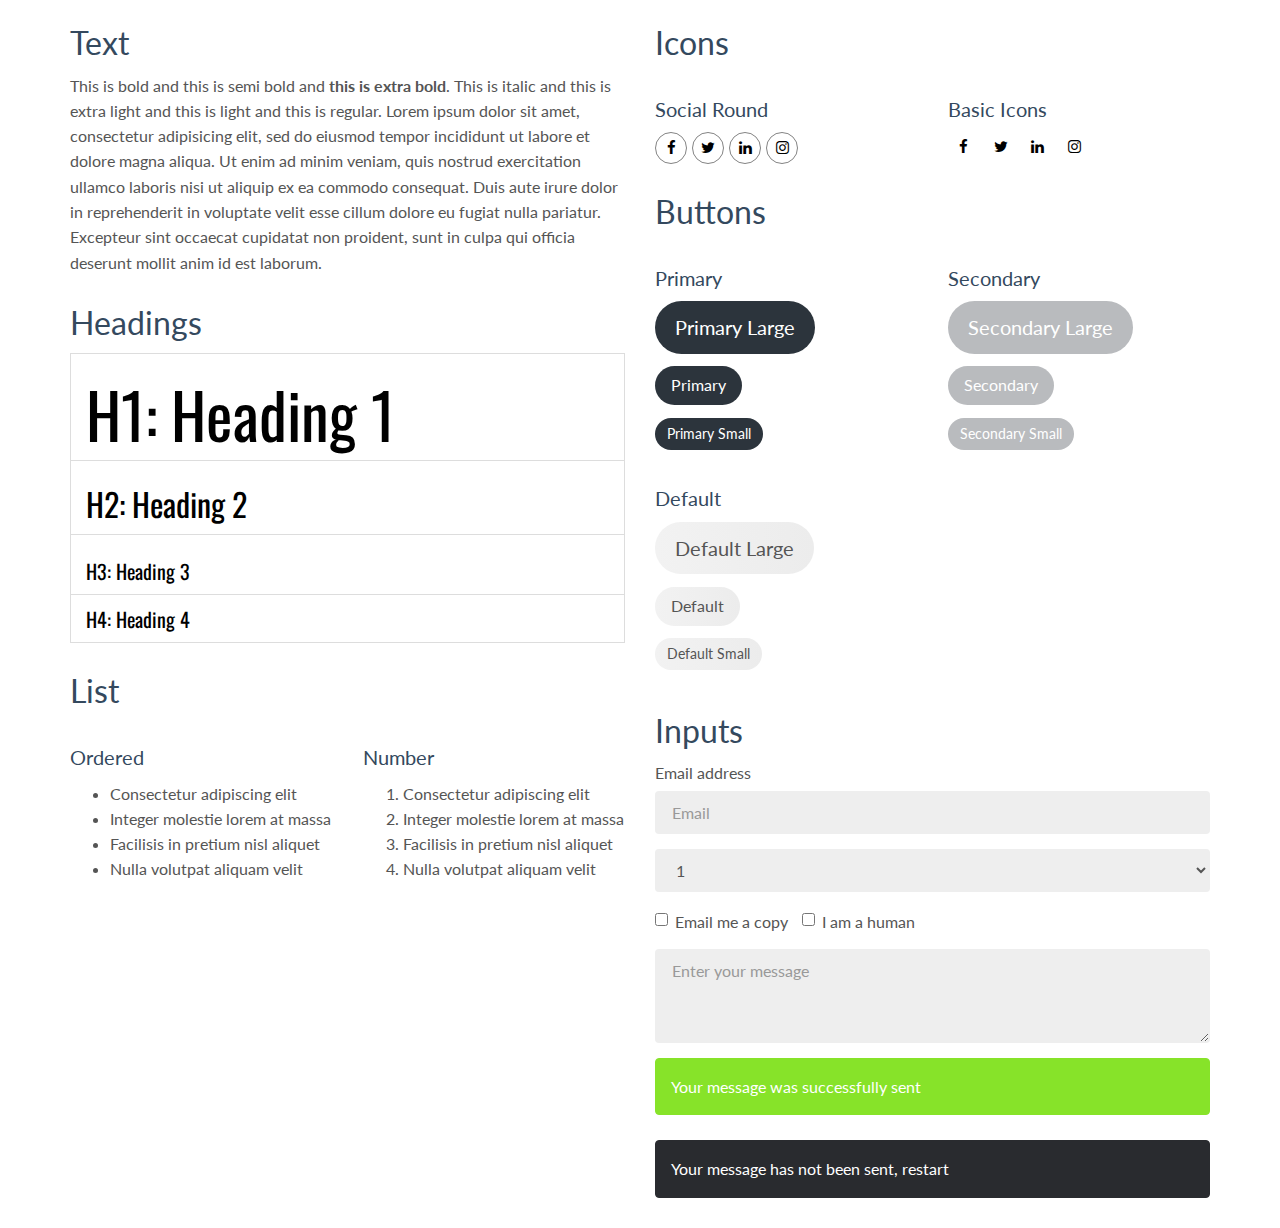
<file: components.html>
<!DOCTYPE html>
<html lang="en">

<head>
  <meta charset="UTF-8">
  <meta content="IE=edge" http-equiv="X-UA-Compatible">
  <meta content="width=device-width,initial-scale=1" name="viewport">
  <meta content="description" name="description">
  <meta name="google" content="notranslate" />
  <meta content="Mashup templates have been developped by Orson.io team" name="author">

  <!-- Disable tap highlight on IE -->
  <meta name="msapplication-tap-highlight" content="no">
  
  <link rel="apple-touch-icon" sizes="180x180" href="./assets/apple-icon-180x180.png">
  <link href="./assets/favicon.ico" rel="icon">

  <title>Title page</title>  

<link href="./main.d8e0d294.css" rel="stylesheet"></head>

<body class="white">


<!-- Add your site or app content here -->
  <div class="container">
    <div class="row">
      <div class="col-xs-12 col-md-6">

        <div class="template-example">
          <h2 class="template-title-example">Text</h2>
          <p>This is bold and this is semi bold and <b>this is extra bold</b>. This is italic and this is extra light and this is light
          and this is regular. Lorem ipsum dolor sit amet, consectetur adipisicing elit, sed do eiusmod
          tempor incididunt ut labore et dolore magna aliqua. Ut enim ad minim veniam,
          quis nostrud exercitation ullamco laboris nisi ut aliquip ex ea commodo
          consequat. Duis aute irure dolor in reprehenderit in voluptate velit esse
          cillum dolore eu fugiat nulla pariatur. Excepteur sint occaecat cupidatat non
          proident, sunt in culpa qui officia deserunt mollit anim id est laborum.
          </p>
        </div>

        <div class="template-example">
          <h2 class="template-title-example">Headings</h2>
          
          <table class="table table-bordered">
            <tr><td><h1>H1: Heading 1</h1></td></tr>
            <tr><td><h2>H2: Heading 2</h2></td></tr>
            <tr><td><h3>H3: Heading 3</h3></td></tr>
            <tr><td><h4>H4: Heading 4</h4></td></tr>
          </table>
          
        </div>

        
        <div class="template-example">
          <h2 class="template-title-example">List</h2>
          <div class="row">
            <div class="col-md-6">
              <h3 class="template-title-example">Ordered</h3>
              <ul>
                <li>Consectetur adipiscing elit</li>
                <li>Integer molestie lorem at massa</li>
                <li>Facilisis in pretium nisl aliquet</li>
                <li>Nulla volutpat aliquam velit</li>
              </ul>
            </div>
            <div class="col-md-6">
              <h3 class="template-title-example">Number</h3>
              <ol>
                <li>Consectetur adipiscing elit</li>
                <li>Integer molestie lorem at massa</li>
                <li>Facilisis in pretium nisl aliquet</li>
                <li>Nulla volutpat aliquam velit</li>
              </ol>
            </div>
          </div>
        </div>
        
      </div>

      <div class="col-xs-12 col-md-6">
        <div class="template-example">
          <h2 class="template-title-example">Icons</h2>
          
          <div class="row">
            <div class="col-md-6">
              <h3 class="template-title-example">Social Round</h2>
              <ul class="list-icons">
                <li>
                  <a href="" class="social-round-icon fa-icon">
                    <i class="fa fa-facebook"></i>
                  </a>
                </li>
                <li>
                  <a href="" class="social-round-icon fa-icon">
                    <i class="fa fa-twitter"></i>
                  </a>
                </li>
                <li>
                  <a href="" class="social-round-icon fa-icon">
                    <i class="fa fa-linkedin"></i>
                  </a>
                </li>
                <li>
                  <a href="" class="social-round-icon fa-icon">
                    <i class="fa fa-instagram"></i>
                  </a>
                </li>
              </ul>
            </div>
            <div class="col-md-6">
               <h3 class="template-title-example">Basic Icons</h2>
                <ul class="list-icons">
                  <li>
                    <span class="fa-icon">
                      <i class="fa fa-facebook"></i>
                    </span>
                  </li>
                  <li>
                    <span class="fa-icon">
                      <i class="fa fa-twitter"></i>
                    </span>
                  </li>
                  <li>
                    <span class="fa-icon">
                      <i class="fa fa-linkedin"></i>
                    </span>
                  </li>
                  <li>
                    <span class="fa-icon">
                      <i class="fa fa-instagram"></i>
                    </span>
                  </li>
                </ul>
            </div>

          </div>


          


        </div>

        <div class="template-example">
          <h2 class="template-title-example">Buttons</h2>
          <div class="row">
            <div class="col-md-6">
              <h3 class="template-title-example">Primary</h2>
              <div class="row">
                  <div class="col-md-6">
                  <p><a href="" class="btn btn-primary btn-lg">Primary Large</a></p>
                  <p><a href="" class="btn btn-primary">Primary </a></p>
                  <p><a href="" class="btn btn-primary btn-sm">Primary Small</a></p>
                </div>
              </div>

              <h3 class="template-title-example">Default</h2>
              <div class="row">
                  <div class="col-md-6">
                  <p><a href="" class="btn btn-default btn-lg">Default Large</a></p>
                  <p><a href="" class="btn btn-default">Default </a></p>
                  <p><a href="" class="btn btn-default btn-sm">Default Small</a></p>
                </div>
              </div>

            </div>

            <div class="col-md-6">
              <h3 class="template-title-example">Secondary</h2>
              <div class="row">
                  <div class="col-md-6">
                  <p><a href="" class="btn btn-info btn-lg">Secondary Large</a></p>
                  <p><a href="" class="btn btn-info">Secondary </a></p>
                  <p><a href="" class="btn btn-info btn-sm">Secondary Small</a></p>
                </div>
              </div>
            </div>
          </div>
        </div>
        
        <div class="template-example">
          <h2 class="template-title-example">Inputs</h2>

            <div class="form-group">
              <label for="exampleInputEmail1">Email address</label>
              <input type="email" class="form-control" id="exampleInputEmail1" placeholder="Email">
            </div>

            <div class="form-group">
              <select class="form-control">
                <option>1</option>
                <option>2</option>
                <option>3</option>
                <option>4</option>
                <option>5</option>
              </select>
            </div>

            <div class="form-group">
              <label class="checkbox-inline">
                <input 
                type="checkbox" id="inlineCheckbox1" value="option1"> Email me a copy
              </label>
              <label class="checkbox-inline">
                <input type="checkbox" id="inlineCheckbox2" value="option2"> I am a human
              </label>
            </div>

            <div class="form-group">
              <textarea class="form-control" rows="3" placeholder="Enter your message"></textarea>
            </div>
            
            <div class="alert alert-success" role="alert">Your message was successfully sent</div>
            <div class="alert alert-danger" role="alert">Your message has not been sent, restart</div>
        </div>




      </div>
    </div>
  </div>

<script type="text/javascript" src="./main.bc58148c.js"></script>
</file>
<file: main.d8e0d294.css>
@import url(https://fonts.googleapis.com/css?family=Lato:400,700|Oswald);
@import url(https://maxcdn.bootstrapcdn.com/font-awesome/4.7.0/css/font-awesome.min.css);

/*!
 * Bootstrap v3.3.7 (http://getbootstrap.com)
 * Copyright 2011-2016 Twitter, Inc.
 * Licensed under MIT (https://github.com/twbs/bootstrap/blob/master/LICENSE)
 */


/*! normalize.css v3.0.3 | MIT License | github.com/necolas/normalize.css */

html {
	font-family: sans-serif;
	-ms-text-size-adjust: 100%;
	-webkit-text-size-adjust: 100%
}

body {
	margin: 0
}

article,
aside,
details,
figcaption,
figure,
footer,
header,
hgroup,
main,
menu,
nav,
section,
summary {
	display: block
}

audio,
canvas,
progress,
video {
	display: inline-block;
	vertical-align: baseline
}

audio:not([controls]) {
	display: none;
	height: 0
}

[hidden],
template {
	display: none
}

a {
	background-color: transparent
}

a:active,
a:hover {
	outline: 0
}

abbr[title] {
	border-bottom: 1px dotted
}

b,
strong {
	font-weight: 700
}

dfn {
	font-style: italic
}

h1 {
	font-size: 2em;
	margin: .67em 0
}

mark {
	background: #ff0;
	color: #000
}

small {
	font-size: 80%
}

sub,
sup {
	font-size: 75%;
	line-height: 0;
	position: relative;
	vertical-align: baseline
}

sup {
	top: -.5em
}

sub {
	bottom: -.25em
}

img {
	border: 0
}

svg:not(:root) {
	overflow: hidden
}

figure {
	margin: 1em 40px
}

hr {
	box-sizing: content-box;
	height: 0
}

pre {
	overflow: auto
}

code,
kbd,
pre,
samp {
	font-family: monospace, monospace;
	font-size: 1em
}

button,
input,
optgroup,
select,
textarea {
	color: inherit;
	font: inherit;
	margin: 0
}

button {
	overflow: visible
}

button,
select {
	text-transform: none
}

button,
html input[type=button],
input[type=reset],
input[type=submit] {
	-webkit-appearance: button;
	cursor: pointer
}

button[disabled],
html input[disabled] {
	cursor: default
}

button::-moz-focus-inner,
input::-moz-focus-inner {
	border: 0;
	padding: 0
}

input {
	line-height: normal
}

input[type=checkbox],
input[type=radio] {
	box-sizing: border-box;
	padding: 0
}

input[type=number]::-webkit-inner-spin-button,
input[type=number]::-webkit-outer-spin-button {
	height: auto
}

input[type=search] {
	-webkit-appearance: textfield;
	box-sizing: content-box
}

input[type=search]::-webkit-search-cancel-button,
input[type=search]::-webkit-search-decoration {
	-webkit-appearance: none
}

fieldset {
	border: 1px solid silver;
	margin: 0 2px;
	padding: .35em .625em .75em
}

textarea {
	overflow: auto
}

optgroup {
	font-weight: 700
}

table {
	border-collapse: collapse;
	border-spacing: 0
}

td,
th {
	padding: 0
}


/*! Source: https://github.com/h5bp/html5-boilerplate/blob/master/src/css/main.css */

@media print {
	*,
	:after,
	:before {
		background: transparent!important;
		color: #000!important;
		box-shadow: none!important;
		text-shadow: none!important
	}
	a,
	a:visited {
		text-decoration: underline
	}
	a[href]:after {
		content: " (" attr(href) ")"
	}
	abbr[title]:after {
		content: " (" attr(title) ")"
	}
	a[href^="#"]:after,
	a[href^="javascript:"]:after {
		content: ""
	}
	blockquote,
	pre {
		border: 1px solid #999;
		page-break-inside: avoid
	}
	thead {
		display: table-header-group
	}
	img,
	tr {
		page-break-inside: avoid
	}
	img {
		max-width: 100%!important
	}
	h2,
	h3,
	p {
		orphans: 3;
		widows: 3
	}
	h2,
	h3 {
		page-break-after: avoid
	}
	.navbar {
		display: none
	}
	.btn>.caret,
	.dropup>.btn>.caret {
		border-top-color: #000!important
	}
	.label {
		border: 1px solid #000
	}
	.table {
		border-collapse: collapse!important
	}
	.table td,
	.table th {
		background-color: #fff!important
	}
	.table-bordered td,
	.table-bordered th {
		border: 1px solid #ddd!important
	}
}

*,
:after,
:before {
	-webkit-box-sizing: border-box;
	-moz-box-sizing: border-box;
	box-sizing: border-box
}

html {
	font-size: 10px;
	-webkit-tap-highlight-color: transparent
}

body {
	font-family: Lato, Helvetica, Arial, sans-serif;
	font-size: 16px;
	line-height: 1.58;
	color: #555;
	background-color: #fff
}

button,
input,
select,
textarea {
	font-family: inherit;
	font-size: inherit;
	line-height: inherit
}

a {
	color: #292B2F;
	text-decoration: none
}

a:focus,
a:hover {
	color: #292B2F;
	text-decoration: underline
}

a:focus {
	outline: 5px auto -webkit-focus-ring-color;
	outline-offset: -2px
}

figure {
	margin: 0
}

img {
	vertical-align: middle
}

.img-responsive {
	display: block;
	max-width: 100%;
	height: auto
}

.img-rounded {
	border-radius: 6px
}

.img-thumbnail {
	padding: 4px;
	line-height: 1.58;
	background-color: #fff;
	border: 1px solid #ddd;
	border-radius: 4px;
	-webkit-transition: all .2s ease-in-out;
	-o-transition: all .2s ease-in-out;
	transition: all .2s ease-in-out;
	display: inline-block;
	max-width: 100%;
	height: auto
}

.img-circle {
	border-radius: 50%
}

hr {
	margin-top: 25px;
	margin-bottom: 25px;
	border: 0;
	border-top: 1px solid #eee
}

.sr-only {
	position: absolute;
	width: 1px;
	height: 1px;
	margin: -1px;
	padding: 0;
	overflow: hidden;
	clip: rect(0, 0, 0, 0);
	border: 0
}

.sr-only-focusable:active,
.sr-only-focusable:focus {
	position: static;
	width: auto;
	height: auto;
	margin: 0;
	overflow: visible;
	clip: auto
}

[role=button] {
	cursor: pointer
}

.h1,
.h2,
.h3,
.h4,
.h5,
.h6,
h1,
h2,
h3,
h4,
h5,
h6 {
	font-family: Oswald, Helvetica, Arial, sans-serif;
	font-weight: 400;
	line-height: 1.1;
	color: #000
}

.h1 .small,
.h1 small,
.h2 .small,
.h2 small,
.h3 .small,
.h3 small,
.h4 .small,
.h4 small,
.h5 .small,
.h5 small,
.h6 .small,
.h6 small,
h1 .small,
h1 small,
h2 .small,
h2 small,
h3 .small,
h3 small,
h4 .small,
h4 small,
h5 .small,
h5 small,
h6 .small,
h6 small {
	font-weight: 400;
	line-height: 1;
	color: #777
}

.h1,
.h2,
.h3,
h1,
h2,
h3 {
	margin-top: 25px;
	margin-bottom: 12.5px
}

.h1 .small,
.h1 small,
.h2 .small,
.h2 small,
.h3 .small,
.h3 small,
h1 .small,
h1 small,
h2 .small,
h2 small,
h3 .small,
h3 small {
	font-size: 65%
}

.h4,
.h5,
.h6,
h4,
h5,
h6 {
	margin-top: 12.5px;
	margin-bottom: 12.5px
}

.h4 .small,
.h4 small,
.h5 .small,
.h5 small,
.h6 .small,
.h6 small,
h4 .small,
h4 small,
h5 .small,
h5 small,
h6 .small,
h6 small {
	font-size: 75%
}

.h1,
h1 {
	font-size: 63px
}

.h2,
h2 {
	font-size: 27px
}

.h3,
.h4,
h3,
h4 {
	font-size: 20px
}

.h5,
h5 {
	font-size: 18px
}

.h6,
h6 {
	font-size: 14px
}

p {
	margin: 0 0 12.5px
}

.lead {
	margin-bottom: 25px;
	font-size: 18px;
	font-weight: 300;
	line-height: 1.4
}

@media (min-width:768px) {
	.lead {
		font-size: 24px
	}
}

.small,
small {
	font-size: 87%
}

.mark,
mark {
	background-color: #fcf8e3;
	padding: .2em
}

.text-left {
	text-align: left
}

.text-right {
	text-align: right
}

.text-center {
	text-align: center
}

.text-justify {
	text-align: justify
}

.text-nowrap {
	white-space: nowrap
}

.text-lowercase {
	text-transform: lowercase
}

.initialism,
.text-uppercase {
	text-transform: uppercase
}

.text-capitalize {
	text-transform: capitalize
}

.text-muted {
	color: #777
}

.text-primary {
	color: #292B2F
}

a.text-primary:focus,
a.text-primary:hover {
	color: #292B2F
}

.text-success {
	color: #fff
}

a.text-success:focus,
a.text-success:hover {
	color: #e6e6e6
}

.text-info {
	color: #31708f
}

a.text-info:focus,
a.text-info:hover {
	color: #245269
}

.text-warning {
	color: #8a6d3b
}

a.text-warning:focus,
a.text-warning:hover {
	color: #66512c
}

.text-danger {
	color: #fff
}

a.text-danger:focus,
a.text-danger:hover {
	color: #e6e6e6
}

.bg-primary {
	color: #fff;
	background-color: #292B2F
}

a.bg-primary:focus,
a.bg-primary:hover {
	background-color: #292B2F
}

.bg-success {
	background-color: #87e329
}

a.bg-success:focus,
a.bg-success:hover {
	background-color: #6dc019
}

.bg-info {
	background-color: #d9edf7
}

a.bg-info:focus,
a.bg-info:hover {
	background-color: #afd9ee
}

.bg-warning {
	background-color: #fcf8e3
}

a.bg-warning:focus,
a.bg-warning:hover {
	background-color: #f7ecb5
}

.bg-danger {
	background-color: #292B2F
}

a.bg-danger:focus,
a.bg-danger:hover {
	background-color: #292B2F
}

.page-header {
	padding-bottom: 11.5px;
	margin: 50px 0 25px;
	border-bottom: 1px solid #eee
}

ol,
ul {
	margin-top: 0;
	margin-bottom: 12.5px
}

ol ol,
ol ul,
ul ol,
ul ul {
	margin-bottom: 0
}

.list-inline,
.list-unstyled {
	padding-left: 0;
	list-style: none
}

.list-inline {
	margin-left: -5px
}

.list-inline>li {
	display: inline-block;
	padding-left: 5px;
	padding-right: 5px
}

dl {
	margin-top: 0;
	margin-bottom: 25px
}

dd,
dt {
	line-height: 1.58
}

dt {
	font-weight: 700
}

dd {
	margin-left: 0
}

.dl-horizontal dd:after,
.dl-horizontal dd:before {
	content: " ";
	display: table
}

.dl-horizontal dd:after {
	clear: both
}

@media (min-width:768px) {
	.dl-horizontal dt {
		float: left;
		width: 160px;
		clear: left;
		text-align: right;
		overflow: hidden;
		text-overflow: ellipsis;
		white-space: nowrap
	}
	.dl-horizontal dd {
		margin-left: 180px
	}
}

abbr[data-original-title],
abbr[title] {
	cursor: help;
	border-bottom: 1px dotted #777
}

.initialism {
	font-size: 90%
}

blockquote {
	padding: 12.5px 25px;
	margin: 0 0 25px;
	font-size: 20px;
	border-left: 5px solid #eee
}

blockquote ol:last-child,
blockquote p:last-child,
blockquote ul:last-child {
	margin-bottom: 0
}

blockquote .small,
blockquote footer,
blockquote small {
	display: block;
	font-size: 80%;
	line-height: 1.58;
	color: #777
}

blockquote .small:before,
blockquote footer:before,
blockquote small:before {
	content: "\2014   \A0"
}

.blockquote-reverse,
blockquote.pull-right {
	padding-right: 15px;
	padding-left: 0;
	border-right: 5px solid #eee;
	border-left: 0;
	text-align: right
}

.blockquote-reverse .small:before,
.blockquote-reverse footer:before,
.blockquote-reverse small:before,
blockquote.pull-right .small:before,
blockquote.pull-right footer:before,
blockquote.pull-right small:before {
	content: ""
}

.blockquote-reverse .small:after,
.blockquote-reverse footer:after,
.blockquote-reverse small:after,
blockquote.pull-right .small:after,
blockquote.pull-right footer:after,
blockquote.pull-right small:after {
	content: "\A0   \2014"
}

address {
	margin-bottom: 25px;
	font-style: normal;
	line-height: 1.58
}

code,
kbd,
pre,
samp {
	font-family: Menlo, Monaco, Consolas, Courier New, monospace
}

code {
	color: #292B2F;
	background-color: #f9f2f4;
	border-radius: 4px
}

code,
kbd {
	padding: 2px 4px;
	font-size: 90%
}

kbd {
	color: #fff;
	background-color: #333;
	border-radius: 3px;
	box-shadow: inset 0 -1px 0 rgba(0, 0, 0, .25)
}

kbd kbd {
	padding: 0;
	font-size: 100%;
	font-weight: 700;
	box-shadow: none
}

pre {
	display: block;
	padding: 12px;
	margin: 0 0 12.5px;
	font-size: 15px;
	line-height: 1.58;
	word-break: break-all;
	word-wrap: break-word;
	color: #333;
	background-color: #f5f5f5;
	border: 1px solid #ccc;
	border-radius: 4px
}

pre code {
	padding: 0;
	font-size: inherit;
	color: inherit;
	white-space: pre-wrap;
	background-color: transparent;
	border-radius: 0
}

.pre-scrollable {
	max-height: 340px;
	overflow-y: scroll
}

.container {
	margin-right: auto;
	margin-left: auto;
	padding-left: 15px;
	padding-right: 15px
}

.container:after,
.container:before {
	content: " ";
	display: table
}

.container:after {
	clear: both
}

@media (min-width:768px) {
	.container {
		width: 750px
	}
}

@media (min-width:992px) {
	.container {
		width: 970px
	}
}

@media (min-width:1200px) {
	.container {
		width: 1170px
	}
}

.container-fluid {
	margin-right: auto;
	margin-left: auto;
	padding-left: 15px;
	padding-right: 15px
}

.container-fluid:after,
.container-fluid:before {
	content: " ";
	display: table
}

.container-fluid:after {
	clear: both
}

.row {
	margin-left: -15px;
	margin-right: -15px
}

.row:after,
.row:before {
	content: " ";
	display: table
}

.row:after {
	clear: both
}

.col-lg-1,
.col-lg-2,
.col-lg-3,
.col-lg-4,
.col-lg-5,
.col-lg-6,
.col-lg-7,
.col-lg-8,
.col-lg-9,
.col-lg-10,
.col-lg-11,
.col-lg-12,
.col-md-1,
.col-md-2,
.col-md-3,
.col-md-4,
.col-md-5,
.col-md-6,
.col-md-7,
.col-md-8,
.col-md-9,
.col-md-10,
.col-md-11,
.col-md-12,
.col-sm-1,
.col-sm-2,
.col-sm-3,
.col-sm-4,
.col-sm-5,
.col-sm-6,
.col-sm-7,
.col-sm-8,
.col-sm-9,
.col-sm-10,
.col-sm-11,
.col-sm-12,
.col-xs-1,
.col-xs-2,
.col-xs-3,
.col-xs-4,
.col-xs-5,
.col-xs-6,
.col-xs-7,
.col-xs-8,
.col-xs-9,
.col-xs-10,
.col-xs-11,
.col-xs-12 {
	position: relative;
	min-height: 1px;
	padding-left: 15px;
	padding-right: 15px
}

.col-xs-1,
.col-xs-2,
.col-xs-3,
.col-xs-4,
.col-xs-5,
.col-xs-6,
.col-xs-7,
.col-xs-8,
.col-xs-9,
.col-xs-10,
.col-xs-11,
.col-xs-12 {
	float: left
}

.col-xs-1 {
	width: 8.33333%
}

.col-xs-2 {
	width: 16.66667%
}

.col-xs-3 {
	width: 25%
}

.col-xs-4 {
	width: 33.33333%
}

.col-xs-5 {
	width: 41.66667%
}

.col-xs-6 {
	width: 50%
}

.col-xs-7 {
	width: 58.33333%
}

.col-xs-8 {
	width: 66.66667%
}

.col-xs-9 {
	width: 75%
}

.col-xs-10 {
	width: 83.33333%
}

.col-xs-11 {
	width: 91.66667%
}

.col-xs-12 {
	width: 100%
}

.col-xs-pull-0 {
	right: auto
}

.col-xs-pull-1 {
	right: 8.33333%
}

.col-xs-pull-2 {
	right: 16.66667%
}

.col-xs-pull-3 {
	right: 25%
}

.col-xs-pull-4 {
	right: 33.33333%
}

.col-xs-pull-5 {
	right: 41.66667%
}

.col-xs-pull-6 {
	right: 50%
}

.col-xs-pull-7 {
	right: 58.33333%
}

.col-xs-pull-8 {
	right: 66.66667%
}

.col-xs-pull-9 {
	right: 75%
}

.col-xs-pull-10 {
	right: 83.33333%
}

.col-xs-pull-11 {
	right: 91.66667%
}

.col-xs-pull-12 {
	right: 100%
}

.col-xs-push-0 {
	left: auto
}

.col-xs-push-1 {
	left: 8.33333%
}

.col-xs-push-2 {
	left: 16.66667%
}

.col-xs-push-3 {
	left: 25%
}

.col-xs-push-4 {
	left: 33.33333%
}

.col-xs-push-5 {
	left: 41.66667%
}

.col-xs-push-6 {
	left: 50%
}

.col-xs-push-7 {
	left: 58.33333%
}

.col-xs-push-8 {
	left: 66.66667%
}

.col-xs-push-9 {
	left: 75%
}

.col-xs-push-10 {
	left: 83.33333%
}

.col-xs-push-11 {
	left: 91.66667%
}

.col-xs-push-12 {
	left: 100%
}

.col-xs-offset-0 {
	margin-left: 0
}

.col-xs-offset-1 {
	margin-left: 8.33333%
}

.col-xs-offset-2 {
	margin-left: 16.66667%
}

.col-xs-offset-3 {
	margin-left: 25%
}

.col-xs-offset-4 {
	margin-left: 33.33333%
}

.col-xs-offset-5 {
	margin-left: 41.66667%
}

.col-xs-offset-6 {
	margin-left: 50%
}

.col-xs-offset-7 {
	margin-left: 58.33333%
}

.col-xs-offset-8 {
	margin-left: 66.66667%
}

.col-xs-offset-9 {
	margin-left: 75%
}

.col-xs-offset-10 {
	margin-left: 83.33333%
}

.col-xs-offset-11 {
	margin-left: 91.66667%
}

.col-xs-offset-12 {
	margin-left: 100%
}

@media (min-width:768px) {
	.col-sm-1,
	.col-sm-2,
	.col-sm-3,
	.col-sm-4,
	.col-sm-5,
	.col-sm-6,
	.col-sm-7,
	.col-sm-8,
	.col-sm-9,
	.col-sm-10,
	.col-sm-11,
	.col-sm-12 {
		float: left
	}
	.col-sm-1 {
		width: 8.33333%
	}
	.col-sm-2 {
		width: 16.66667%
	}
	.col-sm-3 {
		width: 25%
	}
	.col-sm-4 {
		width: 33.33333%
	}
	.col-sm-5 {
		width: 41.66667%
	}
	.col-sm-6 {
		width: 50%
	}
	.col-sm-7 {
		width: 58.33333%
	}
	.col-sm-8 {
		width: 66.66667%
	}
	.col-sm-9 {
		width: 75%
	}
	.col-sm-10 {
		width: 83.33333%
	}
	.col-sm-11 {
		width: 91.66667%
	}
	.col-sm-12 {
		width: 100%
	}
	.col-sm-pull-0 {
		right: auto
	}
	.col-sm-pull-1 {
		right: 8.33333%
	}
	.col-sm-pull-2 {
		right: 16.66667%
	}
	.col-sm-pull-3 {
		right: 25%
	}
	.col-sm-pull-4 {
		right: 33.33333%
	}
	.col-sm-pull-5 {
		right: 41.66667%
	}
	.col-sm-pull-6 {
		right: 50%
	}
	.col-sm-pull-7 {
		right: 58.33333%
	}
	.col-sm-pull-8 {
		right: 66.66667%
	}
	.col-sm-pull-9 {
		right: 75%
	}
	.col-sm-pull-10 {
		right: 83.33333%
	}
	.col-sm-pull-11 {
		right: 91.66667%
	}
	.col-sm-pull-12 {
		right: 100%
	}
	.col-sm-push-0 {
		left: auto
	}
	.col-sm-push-1 {
		left: 8.33333%
	}
	.col-sm-push-2 {
		left: 16.66667%
	}
	.col-sm-push-3 {
		left: 25%
	}
	.col-sm-push-4 {
		left: 33.33333%
	}
	.col-sm-push-5 {
		left: 41.66667%
	}
	.col-sm-push-6 {
		left: 50%
	}
	.col-sm-push-7 {
		left: 58.33333%
	}
	.col-sm-push-8 {
		left: 66.66667%
	}
	.col-sm-push-9 {
		left: 75%
	}
	.col-sm-push-10 {
		left: 83.33333%
	}
	.col-sm-push-11 {
		left: 91.66667%
	}
	.col-sm-push-12 {
		left: 100%
	}
	.col-sm-offset-0 {
		margin-left: 0
	}
	.col-sm-offset-1 {
		margin-left: 8.33333%
	}
	.col-sm-offset-2 {
		margin-left: 16.66667%
	}
	.col-sm-offset-3 {
		margin-left: 25%
	}
	.col-sm-offset-4 {
		margin-left: 33.33333%
	}
	.col-sm-offset-5 {
		margin-left: 41.66667%
	}
	.col-sm-offset-6 {
		margin-left: 50%
	}
	.col-sm-offset-7 {
		margin-left: 58.33333%
	}
	.col-sm-offset-8 {
		margin-left: 66.66667%
	}
	.col-sm-offset-9 {
		margin-left: 75%
	}
	.col-sm-offset-10 {
		margin-left: 83.33333%
	}
	.col-sm-offset-11 {
		margin-left: 91.66667%
	}
	.col-sm-offset-12 {
		margin-left: 100%
	}
}

@media (min-width:992px) {
	.col-md-1,
	.col-md-2,
	.col-md-3,
	.col-md-4,
	.col-md-5,
	.col-md-6,
	.col-md-7,
	.col-md-8,
	.col-md-9,
	.col-md-10,
	.col-md-11,
	.col-md-12 {
		float: left
	}
	.col-md-1 {
		width: 8.33333%
	}
	.col-md-2 {
		width: 16.66667%
	}
	.col-md-3 {
		width: 25%
	}
	.col-md-4 {
		width: 33.33333%
	}
	.col-md-5 {
		width: 41.66667%
	}
	.col-md-6 {
		width: 50%
	}
	.col-md-7 {
		width: 58.33333%
	}
	.col-md-8 {
		width: 66.66667%
	}
	.col-md-9 {
		width: 75%
	}
	.col-md-10 {
		width: 83.33333%
	}
	.col-md-11 {
		width: 91.66667%
	}
	.col-md-12 {
		width: 100%
	}
	.col-md-pull-0 {
		right: auto
	}
	.col-md-pull-1 {
		right: 8.33333%
	}
	.col-md-pull-2 {
		right: 16.66667%
	}
	.col-md-pull-3 {
		right: 25%
	}
	.col-md-pull-4 {
		right: 33.33333%
	}
	.col-md-pull-5 {
		right: 41.66667%
	}
	.col-md-pull-6 {
		right: 50%
	}
	.col-md-pull-7 {
		right: 58.33333%
	}
	.col-md-pull-8 {
		right: 66.66667%
	}
	.col-md-pull-9 {
		right: 75%
	}
	.col-md-pull-10 {
		right: 83.33333%
	}
	.col-md-pull-11 {
		right: 91.66667%
	}
	.col-md-pull-12 {
		right: 100%
	}
	.col-md-push-0 {
		left: auto
	}
	.col-md-push-1 {
		left: 8.33333%
	}
	.col-md-push-2 {
		left: 16.66667%
	}
	.col-md-push-3 {
		left: 25%
	}
	.col-md-push-4 {
		left: 33.33333%
	}
	.col-md-push-5 {
		left: 41.66667%
	}
	.col-md-push-6 {
		left: 50%
	}
	.col-md-push-7 {
		left: 58.33333%
	}
	.col-md-push-8 {
		left: 66.66667%
	}
	.col-md-push-9 {
		left: 75%
	}
	.col-md-push-10 {
		left: 83.33333%
	}
	.col-md-push-11 {
		left: 91.66667%
	}
	.col-md-push-12 {
		left: 100%
	}
	.col-md-offset-0 {
		margin-left: 0
	}
	.col-md-offset-1 {
		margin-left: 8.33333%
	}
	.col-md-offset-2 {
		margin-left: 16.66667%
	}
	.col-md-offset-3 {
		margin-left: 25%
	}
	.col-md-offset-4 {
		margin-left: 33.33333%
	}
	.col-md-offset-5 {
		margin-left: 41.66667%
	}
	.col-md-offset-6 {
		margin-left: 50%
	}
	.col-md-offset-7 {
		margin-left: 58.33333%
	}
	.col-md-offset-8 {
		margin-left: 66.66667%
	}
	.col-md-offset-9 {
		margin-left: 75%
	}
	.col-md-offset-10 {
		margin-left: 83.33333%
	}
	.col-md-offset-11 {
		margin-left: 91.66667%
	}
	.col-md-offset-12 {
		margin-left: 100%
	}
}

@media (min-width:1200px) {
	.col-lg-1,
	.col-lg-2,
	.col-lg-3,
	.col-lg-4,
	.col-lg-5,
	.col-lg-6,
	.col-lg-7,
	.col-lg-8,
	.col-lg-9,
	.col-lg-10,
	.col-lg-11,
	.col-lg-12 {
		float: left
	}
	.col-lg-1 {
		width: 8.33333%
	}
	.col-lg-2 {
		width: 16.66667%
	}
	.col-lg-3 {
		width: 25%
	}
	.col-lg-4 {
		width: 33.33333%
	}
	.col-lg-5 {
		width: 41.66667%
	}
	.col-lg-6 {
		width: 50%
	}
	.col-lg-7 {
		width: 58.33333%
	}
	.col-lg-8 {
		width: 66.66667%
	}
	.col-lg-9 {
		width: 75%
	}
	.col-lg-10 {
		width: 83.33333%
	}
	.col-lg-11 {
		width: 91.66667%
	}
	.col-lg-12 {
		width: 100%
	}
	.col-lg-pull-0 {
		right: auto
	}
	.col-lg-pull-1 {
		right: 8.33333%
	}
	.col-lg-pull-2 {
		right: 16.66667%
	}
	.col-lg-pull-3 {
		right: 25%
	}
	.col-lg-pull-4 {
		right: 33.33333%
	}
	.col-lg-pull-5 {
		right: 41.66667%
	}
	.col-lg-pull-6 {
		right: 50%
	}
	.col-lg-pull-7 {
		right: 58.33333%
	}
	.col-lg-pull-8 {
		right: 66.66667%
	}
	.col-lg-pull-9 {
		right: 75%
	}
	.col-lg-pull-10 {
		right: 83.33333%
	}
	.col-lg-pull-11 {
		right: 91.66667%
	}
	.col-lg-pull-12 {
		right: 100%
	}
	.col-lg-push-0 {
		left: auto
	}
	.col-lg-push-1 {
		left: 8.33333%
	}
	.col-lg-push-2 {
		left: 16.66667%
	}
	.col-lg-push-3 {
		left: 25%
	}
	.col-lg-push-4 {
		left: 33.33333%
	}
	.col-lg-push-5 {
		left: 41.66667%
	}
	.col-lg-push-6 {
		left: 50%
	}
	.col-lg-push-7 {
		left: 58.33333%
	}
	.col-lg-push-8 {
		left: 66.66667%
	}
	.col-lg-push-9 {
		left: 75%
	}
	.col-lg-push-10 {
		left: 83.33333%
	}
	.col-lg-push-11 {
		left: 91.66667%
	}
	.col-lg-push-12 {
		left: 100%
	}
	.col-lg-offset-0 {
		margin-left: 0
	}
	.col-lg-offset-1 {
		margin-left: 8.33333%
	}
	.col-lg-offset-2 {
		margin-left: 16.66667%
	}
	.col-lg-offset-3 {
		margin-left: 25%
	}
	.col-lg-offset-4 {
		margin-left: 33.33333%
	}
	.col-lg-offset-5 {
		margin-left: 41.66667%
	}
	.col-lg-offset-6 {
		margin-left: 50%
	}
	.col-lg-offset-7 {
		margin-left: 58.33333%
	}
	.col-lg-offset-8 {
		margin-left: 66.66667%
	}
	.col-lg-offset-9 {
		margin-left: 75%
	}
	.col-lg-offset-10 {
		margin-left: 83.33333%
	}
	.col-lg-offset-11 {
		margin-left: 91.66667%
	}
	.col-lg-offset-12 {
		margin-left: 100%
	}
}

table {
	background-color: transparent
}

caption {
	padding-top: 8px;
	padding-bottom: 8px;
	color: #777
}

caption,
th {
	text-align: left
}

.table {
	width: 100%;
	max-width: 100%;
	margin-bottom: 25px
}

.table>tbody>tr>td,
.table>tbody>tr>th,
.table>tfoot>tr>td,
.table>tfoot>tr>th,
.table>thead>tr>td,
.table>thead>tr>th {
	padding: 8px;
	line-height: 1.58;
	vertical-align: top;
	border-top: 1px solid #ddd
}

.table>thead>tr>th {
	vertical-align: bottom;
	border-bottom: 2px solid #ddd
}

.table>caption+thead>tr:first-child>td,
.table>caption+thead>tr:first-child>th,
.table>colgroup+thead>tr:first-child>td,
.table>colgroup+thead>tr:first-child>th,
.table>thead:first-child>tr:first-child>td,
.table>thead:first-child>tr:first-child>th {
	border-top: 0
}

.table>tbody+tbody {
	border-top: 2px solid #ddd
}

.table .table {
	background-color: #fff
}

.table-condensed>tbody>tr>td,
.table-condensed>tbody>tr>th,
.table-condensed>tfoot>tr>td,
.table-condensed>tfoot>tr>th,
.table-condensed>thead>tr>td,
.table-condensed>thead>tr>th {
	padding: 5px
}

.table-bordered,
.table-bordered>tbody>tr>td,
.table-bordered>tbody>tr>th,
.table-bordered>tfoot>tr>td,
.table-bordered>tfoot>tr>th,
.table-bordered>thead>tr>td,
.table-bordered>thead>tr>th {
	border: 1px solid #ddd
}

.table-bordered>thead>tr>td,
.table-bordered>thead>tr>th {
	border-bottom-width: 2px
}

.table-striped>tbody>tr:nth-of-type(odd) {
	background-color: #f9f9f9
}

.table-hover>tbody>tr:hover {
	background-color: #f5f5f5
}

table col[class*=col-] {
	position: static;
	float: none;
	display: table-column
}

table td[class*=col-],
table th[class*=col-] {
	position: static;
	float: none;
	display: table-cell
}

.table>tbody>tr.active>td,
.table>tbody>tr.active>th,
.table>tbody>tr>td.active,
.table>tbody>tr>th.active,
.table>tfoot>tr.active>td,
.table>tfoot>tr.active>th,
.table>tfoot>tr>td.active,
.table>tfoot>tr>th.active,
.table>thead>tr.active>td,
.table>thead>tr.active>th,
.table>thead>tr>td.active,
.table>thead>tr>th.active {
	background-color: #f5f5f5
}

.table-hover>tbody>tr.active:hover>td,
.table-hover>tbody>tr.active:hover>th,
.table-hover>tbody>tr:hover>.active,
.table-hover>tbody>tr>td.active:hover,
.table-hover>tbody>tr>th.active:hover {
	background-color: #e8e8e8
}

.table>tbody>tr.success>td,
.table>tbody>tr.success>th,
.table>tbody>tr>td.success,
.table>tbody>tr>th.success,
.table>tfoot>tr.success>td,
.table>tfoot>tr.success>th,
.table>tfoot>tr>td.success,
.table>tfoot>tr>th.success,
.table>thead>tr.success>td,
.table>thead>tr.success>th,
.table>thead>tr>td.success,
.table>thead>tr>th.success {
	background-color: #87e329
}

.table-hover>tbody>tr.success:hover>td,
.table-hover>tbody>tr.success:hover>th,
.table-hover>tbody>tr:hover>.success,
.table-hover>tbody>tr>td.success:hover,
.table-hover>tbody>tr>th.success:hover {
	background-color: #7ad61c
}

.table>tbody>tr.info>td,
.table>tbody>tr.info>th,
.table>tbody>tr>td.info,
.table>tbody>tr>th.info,
.table>tfoot>tr.info>td,
.table>tfoot>tr.info>th,
.table>tfoot>tr>td.info,
.table>tfoot>tr>th.info,
.table>thead>tr.info>td,
.table>thead>tr.info>th,
.table>thead>tr>td.info,
.table>thead>tr>th.info {
	background-color: #d9edf7
}

.table-hover>tbody>tr.info:hover>td,
.table-hover>tbody>tr.info:hover>th,
.table-hover>tbody>tr:hover>.info,
.table-hover>tbody>tr>td.info:hover,
.table-hover>tbody>tr>th.info:hover {
	background-color: #c4e3f3
}

.table>tbody>tr.warning>td,
.table>tbody>tr.warning>th,
.table>tbody>tr>td.warning,
.table>tbody>tr>th.warning,
.table>tfoot>tr.warning>td,
.table>tfoot>tr.warning>th,
.table>tfoot>tr>td.warning,
.table>tfoot>tr>th.warning,
.table>thead>tr.warning>td,
.table>thead>tr.warning>th,
.table>thead>tr>td.warning,
.table>thead>tr>th.warning {
	background-color: #fcf8e3
}

.table-hover>tbody>tr.warning:hover>td,
.table-hover>tbody>tr.warning:hover>th,
.table-hover>tbody>tr:hover>.warning,
.table-hover>tbody>tr>td.warning:hover,
.table-hover>tbody>tr>th.warning:hover {
	background-color: #faf2cc
}

.table>tbody>tr.danger>td,
.table>tbody>tr.danger>th,
.table>tbody>tr>td.danger,
.table>tbody>tr>th.danger,
.table>tfoot>tr.danger>td,
.table>tfoot>tr.danger>th,
.table>tfoot>tr>td.danger,
.table>tfoot>tr>th.danger,
.table>thead>tr.danger>td,
.table>thead>tr.danger>th,
.table>thead>tr>td.danger,
.table>thead>tr>th.danger {
	background-color: #292B2F
}

.table-hover>tbody>tr.danger:hover>td,
.table-hover>tbody>tr.danger:hover>th,
.table-hover>tbody>tr:hover>.danger,
.table-hover>tbody>tr>td.danger:hover,
.table-hover>tbody>tr>th.danger:hover {
	background-color: #292B2F
}

.table-responsive {
	overflow-x: auto;
	min-height: .01%
}

@media screen and (max-width:767px) {
	.table-responsive {
		width: 100%;
		margin-bottom: 18.75px;
		overflow-y: hidden;
		-ms-overflow-style: -ms-autohiding-scrollbar;
		border: 1px solid #ddd
	}
	.table-responsive>.table {
		margin-bottom: 0
	}
	.table-responsive>.table>tbody>tr>td,
	.table-responsive>.table>tbody>tr>th,
	.table-responsive>.table>tfoot>tr>td,
	.table-responsive>.table>tfoot>tr>th,
	.table-responsive>.table>thead>tr>td,
	.table-responsive>.table>thead>tr>th {
		white-space: nowrap
	}
	.table-responsive>.table-bordered {
		border: 0
	}
	.table-responsive>.table-bordered>tbody>tr>td:first-child,
	.table-responsive>.table-bordered>tbody>tr>th:first-child,
	.table-responsive>.table-bordered>tfoot>tr>td:first-child,
	.table-responsive>.table-bordered>tfoot>tr>th:first-child,
	.table-responsive>.table-bordered>thead>tr>td:first-child,
	.table-responsive>.table-bordered>thead>tr>th:first-child {
		border-left: 0
	}
	.table-responsive>.table-bordered>tbody>tr>td:last-child,
	.table-responsive>.table-bordered>tbody>tr>th:last-child,
	.table-responsive>.table-bordered>tfoot>tr>td:last-child,
	.table-responsive>.table-bordered>tfoot>tr>th:last-child,
	.table-responsive>.table-bordered>thead>tr>td:last-child,
	.table-responsive>.table-bordered>thead>tr>th:last-child {
		border-right: 0
	}
	.table-responsive>.table-bordered>tbody>tr:last-child>td,
	.table-responsive>.table-bordered>tbody>tr:last-child>th,
	.table-responsive>.table-bordered>tfoot>tr:last-child>td,
	.table-responsive>.table-bordered>tfoot>tr:last-child>th {
		border-bottom: 0
	}
}

fieldset {
	margin: 0;
	min-width: 0
}

fieldset,
legend {
	padding: 0;
	border: 0
}

legend {
	display: block;
	width: 100%;
	margin-bottom: 25px;
	font-size: 24px;
	line-height: inherit;
	color: #333;
	border-bottom: 1px solid #e5e5e5
}

label {
	display: inline-block;
	max-width: 100%;
	margin-bottom: 5px;
	font-weight: 700
}

input[type=search] {
	-webkit-box-sizing: border-box;
	-moz-box-sizing: border-box;
	box-sizing: border-box
}

input[type=checkbox],
input[type=radio] {
	margin: 4px 0 0;
	margin-top: 1px\9;
	line-height: normal
}

input[type=file] {
	display: block
}

input[type=range] {
	display: block;
	width: 100%
}

select[multiple],
select[size] {
	height: auto
}

input[type=checkbox]:focus,
input[type=file]:focus,
input[type=radio]:focus {
	outline: 5px auto -webkit-focus-ring-color;
	outline-offset: -2px
}

output {
	padding-top: 9px
}

.form-control,
output {
	display: block;
	font-size: 16px;
	line-height: 1.58;
	color: #555
}

.form-control {
	width: 100%;
	height: 43px;
	padding: 8px 16px;
	background-color: #eee;
	background-image: none;
	border: 1px solid transparent;
	border-radius: 4px;
	-webkit-box-shadow: inset 0 1px 1px rgba(0, 0, 0, .075);
	box-shadow: inset 0 1px 1px rgba(0, 0, 0, .075);
	-webkit-transition: border-color .15s ease-in-out, box-shadow .15s ease-in-out;
	-o-transition: border-color ease-in-out .15s, box-shadow ease-in-out .15s;
	transition: border-color .15s ease-in-out, box-shadow .15s ease-in-out
}

.form-control:focus {
	border-color: #66afe9;
	-webkit-box-shadow: inset 0 1px 1px rgba(0, 0, 0, .075), 0 0 8px rgba(102, 175, 233, .6);
	box-shadow: inset 0 1px 1px rgba(0, 0, 0, .075), 0 0 8px rgba(102, 175, 233, .6)
}

.form-control::-moz-placeholder {
	color: #999;
	opacity: 1
}

.form-control:-ms-input-placeholder {
	color: #999
}

.form-control::-webkit-input-placeholder {
	color: #999
}

.form-control::-ms-expand {
	border: 0;
	background-color: transparent
}

.form-control[disabled],
.form-control[readonly],
fieldset[disabled] .form-control {
	background-color: #eee;
	opacity: 1
}

.form-control[disabled],
fieldset[disabled] .form-control {
	cursor: not-allowed
}

textarea.form-control {
	height: auto
}

input[type=search] {
	-webkit-appearance: none
}

@media screen and (-webkit-min-device-pixel-ratio:0) {
	input[type=date].form-control,
	input[type=datetime-local].form-control,
	input[type=month].form-control,
	input[type=time].form-control {
		line-height: 43px
	}
	.input-group-sm>.input-group-btn>input[type=date].btn,
	.input-group-sm>.input-group-btn>input[type=datetime-local].btn,
	.input-group-sm>.input-group-btn>input[type=month].btn,
	.input-group-sm>.input-group-btn>input[type=time].btn,
	.input-group-sm>input[type=date].form-control,
	.input-group-sm>input[type=date].input-group-addon,
	.input-group-sm>input[type=datetime-local].form-control,
	.input-group-sm>input[type=datetime-local].input-group-addon,
	.input-group-sm>input[type=month].form-control,
	.input-group-sm>input[type=month].input-group-addon,
	.input-group-sm>input[type=time].form-control,
	.input-group-sm>input[type=time].input-group-addon,
	.input-group-sm input[type=date],
	.input-group-sm input[type=datetime-local],
	.input-group-sm input[type=month],
	.input-group-sm input[type=time],
	input[type=date].input-sm,
	input[type=datetime-local].input-sm,
	input[type=month].input-sm,
	input[type=time].input-sm {
		line-height: 35px
	}
	.input-group-lg>.input-group-btn>input[type=date].btn,
	.input-group-lg>.input-group-btn>input[type=datetime-local].btn,
	.input-group-lg>.input-group-btn>input[type=month].btn,
	.input-group-lg>.input-group-btn>input[type=time].btn,
	.input-group-lg>input[type=date].form-control,
	.input-group-lg>input[type=date].input-group-addon,
	.input-group-lg>input[type=datetime-local].form-control,
	.input-group-lg>input[type=datetime-local].input-group-addon,
	.input-group-lg>input[type=month].form-control,
	.input-group-lg>input[type=month].input-group-addon,
	.input-group-lg>input[type=time].form-control,
	.input-group-lg>input[type=time].input-group-addon,
	.input-group-lg input[type=date],
	.input-group-lg input[type=datetime-local],
	.input-group-lg input[type=month],
	.input-group-lg input[type=time],
	input[type=date].input-lg,
	input[type=datetime-local].input-lg,
	input[type=month].input-lg,
	input[type=time].input-lg {
		line-height: 53px
	}
}

.form-group {
	margin-bottom: 15px
}

.checkbox,
.radio {
	position: relative;
	display: block;
	margin-top: 10px;
	margin-bottom: 10px
}

.checkbox label,
.radio label {
	min-height: 25px;
	padding-left: 20px;
	margin-bottom: 0;
	font-weight: 400;
	cursor: pointer
}

.checkbox-inline input[type=checkbox],
.checkbox input[type=checkbox],
.radio-inline input[type=radio],
.radio input[type=radio] {
	position: absolute;
	margin-left: -20px;
	margin-top: 4px\9
}

.checkbox+.checkbox,
.radio+.radio {
	margin-top: -5px
}

.checkbox-inline,
.radio-inline {
	position: relative;
	display: inline-block;
	padding-left: 20px;
	margin-bottom: 0;
	vertical-align: middle;
	font-weight: 400;
	cursor: pointer
}

.checkbox-inline+.checkbox-inline,
.radio-inline+.radio-inline {
	margin-top: 0;
	margin-left: 10px
}

.checkbox-inline.disabled,
.checkbox.disabled label,
.radio-inline.disabled,
.radio.disabled label,
fieldset[disabled] .checkbox-inline,
fieldset[disabled] .checkbox label,
fieldset[disabled] .radio-inline,
fieldset[disabled] .radio label,
fieldset[disabled] input[type=checkbox],
fieldset[disabled] input[type=radio],
input[type=checkbox].disabled,
input[type=checkbox][disabled],
input[type=radio].disabled,
input[type=radio][disabled] {
	cursor: not-allowed
}

.form-control-static {
	padding-top: 9px;
	padding-bottom: 9px;
	margin-bottom: 0;
	min-height: 41px
}

.form-control-static.input-lg,
.form-control-static.input-sm,
.input-group-lg>.form-control-static.form-control,
.input-group-lg>.form-control-static.input-group-addon,
.input-group-lg>.input-group-btn>.form-control-static.btn,
.input-group-sm>.form-control-static.form-control,
.input-group-sm>.form-control-static.input-group-addon,
.input-group-sm>.input-group-btn>.form-control-static.btn {
	padding-left: 0;
	padding-right: 0
}

.input-group-sm>.form-control,
.input-group-sm>.input-group-addon,
.input-group-sm>.input-group-btn>.btn,
.input-sm {
	height: 35px;
	padding: 6px 12px;
	font-size: 14px;
	line-height: 1.5;
	border-radius: 3px
}

.input-group-sm>.input-group-btn>select.btn,
.input-group-sm>select.form-control,
.input-group-sm>select.input-group-addon,
select.input-sm {
	height: 35px;
	line-height: 35px
}

.input-group-sm>.input-group-btn>select[multiple].btn,
.input-group-sm>.input-group-btn>textarea.btn,
.input-group-sm>select[multiple].form-control,
.input-group-sm>select[multiple].input-group-addon,
.input-group-sm>textarea.form-control,
.input-group-sm>textarea.input-group-addon,
select[multiple].input-sm,
textarea.input-sm {
	height: auto
}

.form-group-sm .form-control {
	height: 35px;
	padding: 6px 12px;
	font-size: 14px;
	line-height: 1.5;
	border-radius: 3px
}

.form-group-sm select.form-control {
	height: 35px;
	line-height: 35px
}

.form-group-sm select[multiple].form-control,
.form-group-sm textarea.form-control {
	height: auto
}

.form-group-sm .form-control-static {
	height: 35px;
	min-height: 39px;
	padding: 7px 12px;
	font-size: 14px;
	line-height: 1.5
}

.input-group-lg>.form-control,
.input-group-lg>.input-group-addon,
.input-group-lg>.input-group-btn>.btn,
.input-lg {
	height: 53px;
	padding: 12px 20px;
	font-size: 20px;
	line-height: 1.33333;
	border-radius: 6px
}

.input-group-lg>.input-group-btn>select.btn,
.input-group-lg>select.form-control,
.input-group-lg>select.input-group-addon,
select.input-lg {
	height: 53px;
	line-height: 53px
}

.input-group-lg>.input-group-btn>select[multiple].btn,
.input-group-lg>.input-group-btn>textarea.btn,
.input-group-lg>select[multiple].form-control,
.input-group-lg>select[multiple].input-group-addon,
.input-group-lg>textarea.form-control,
.input-group-lg>textarea.input-group-addon,
select[multiple].input-lg,
textarea.input-lg {
	height: auto
}

.form-group-lg .form-control {
	height: 53px;
	padding: 12px 20px;
	font-size: 20px;
	line-height: 1.33333;
	border-radius: 6px
}

.form-group-lg select.form-control {
	height: 53px;
	line-height: 53px
}

.form-group-lg select[multiple].form-control,
.form-group-lg textarea.form-control {
	height: auto
}

.form-group-lg .form-control-static {
	height: 53px;
	min-height: 45px;
	padding: 13px 20px;
	font-size: 20px;
	line-height: 1.33333
}

.has-feedback {
	position: relative
}

.has-feedback .form-control {
	padding-right: 53.75px
}

.form-control-feedback {
	position: absolute;
	top: 0;
	right: 0;
	z-index: 2;
	display: block;
	width: 43px;
	height: 43px;
	line-height: 43px;
	text-align: center;
	pointer-events: none
}

.form-group-lg .form-control+.form-control-feedback,
.input-group-lg+.form-control-feedback,
.input-group-lg>.form-control+.form-control-feedback,
.input-group-lg>.input-group-addon+.form-control-feedback,
.input-group-lg>.input-group-btn>.btn+.form-control-feedback,
.input-lg+.form-control-feedback {
	width: 53px;
	height: 53px;
	line-height: 53px
}

.form-group-sm .form-control+.form-control-feedback,
.input-group-sm+.form-control-feedback,
.input-group-sm>.form-control+.form-control-feedback,
.input-group-sm>.input-group-addon+.form-control-feedback,
.input-group-sm>.input-group-btn>.btn+.form-control-feedback,
.input-sm+.form-control-feedback {
	width: 35px;
	height: 35px;
	line-height: 35px
}

.has-success .checkbox,
.has-success .checkbox-inline,
.has-success.checkbox-inline label,
.has-success.checkbox label,
.has-success .control-label,
.has-success .help-block,
.has-success .radio,
.has-success .radio-inline,
.has-success.radio-inline label,
.has-success.radio label {
	color: #fff
}

.has-success .form-control {
	border-color: #fff;
	-webkit-box-shadow: inset 0 1px 1px rgba(0, 0, 0, .075);
	box-shadow: inset 0 1px 1px rgba(0, 0, 0, .075)
}

.has-success .form-control:focus {
	border-color: #e6e6e6;
	-webkit-box-shadow: inset 0 1px 1px rgba(0, 0, 0, .075), 0 0 6px #fff;
	box-shadow: inset 0 1px 1px rgba(0, 0, 0, .075), 0 0 6px #fff
}

.has-success .input-group-addon {
	color: #fff;
	border-color: #fff;
	background-color: #87e329
}

.has-success .form-control-feedback {
	color: #fff
}

.has-warning .checkbox,
.has-warning .checkbox-inline,
.has-warning.checkbox-inline label,
.has-warning.checkbox label,
.has-warning .control-label,
.has-warning .help-block,
.has-warning .radio,
.has-warning .radio-inline,
.has-warning.radio-inline label,
.has-warning.radio label {
	color: #8a6d3b
}

.has-warning .form-control {
	border-color: #8a6d3b;
	-webkit-box-shadow: inset 0 1px 1px rgba(0, 0, 0, .075);
	box-shadow: inset 0 1px 1px rgba(0, 0, 0, .075)
}

.has-warning .form-control:focus {
	border-color: #66512c;
	-webkit-box-shadow: inset 0 1px 1px rgba(0, 0, 0, .075), 0 0 6px #c0a16b;
	box-shadow: inset 0 1px 1px rgba(0, 0, 0, .075), 0 0 6px #c0a16b
}

.has-warning .input-group-addon {
	color: #8a6d3b;
	border-color: #8a6d3b;
	background-color: #fcf8e3
}

.has-warning .form-control-feedback {
	color: #8a6d3b
}

.has-error .checkbox,
.has-error .checkbox-inline,
.has-error.checkbox-inline label,
.has-error.checkbox label,
.has-error .control-label,
.has-error .help-block,
.has-error .radio,
.has-error .radio-inline,
.has-error.radio-inline label,
.has-error.radio label {
	color: #fff
}

.has-error .form-control {
	border-color: #fff;
	-webkit-box-shadow: inset 0 1px 1px rgba(0, 0, 0, .075);
	box-shadow: inset 0 1px 1px rgba(0, 0, 0, .075)
}

.has-error .form-control:focus {
	border-color: #e6e6e6;
	-webkit-box-shadow: inset 0 1px 1px rgba(0, 0, 0, .075), 0 0 6px #fff;
	box-shadow: inset 0 1px 1px rgba(0, 0, 0, .075), 0 0 6px #fff
}

.has-error .input-group-addon {
	color: #fff;
	border-color: #fff;
	background-color: #ff2c74
}

.has-error .form-control-feedback {
	color: #fff
}

.has-feedback label~.form-control-feedback {
	top: 30px
}

.has-feedback label.sr-only~.form-control-feedback {
	top: 0
}

.help-block {
	display: block;
	margin-top: 5px;
	margin-bottom: 10px;
	color: #959595
}

@media (min-width:768px) {
	.form-inline .form-group {
		display: inline-block;
		margin-bottom: 0;
		vertical-align: middle
	}
	.form-inline .form-control {
		display: inline-block;
		width: auto;
		vertical-align: middle
	}
	.form-inline .form-control-static {
		display: inline-block
	}
	.form-inline .input-group {
		display: inline-table;
		vertical-align: middle
	}
	.form-inline .input-group .form-control,
	.form-inline .input-group .input-group-addon,
	.form-inline .input-group .input-group-btn {
		width: auto
	}
	.form-inline .input-group>.form-control {
		width: 100%
	}
	.form-inline .control-label {
		margin-bottom: 0;
		vertical-align: middle
	}
	.form-inline .checkbox,
	.form-inline .radio {
		display: inline-block;
		margin-top: 0;
		margin-bottom: 0;
		vertical-align: middle
	}
	.form-inline .checkbox label,
	.form-inline .radio label {
		padding-left: 0
	}
	.form-inline .checkbox input[type=checkbox],
	.form-inline .radio input[type=radio] {
		position: relative;
		margin-left: 0
	}
	.form-inline .has-feedback .form-control-feedback {
		top: 0
	}
}

.form-horizontal .checkbox,
.form-horizontal .checkbox-inline,
.form-horizontal .radio,
.form-horizontal .radio-inline {
	margin-top: 0;
	margin-bottom: 0;
	padding-top: 9px
}

.form-horizontal .checkbox,
.form-horizontal .radio {
	min-height: 34px
}

.form-horizontal .form-group {
	margin-left: -15px;
	margin-right: -15px
}

.form-horizontal .form-group:after,
.form-horizontal .form-group:before {
	content: " ";
	display: table
}

.form-horizontal .form-group:after {
	clear: both
}

@media (min-width:768px) {
	.form-horizontal .control-label {
		text-align: right;
		margin-bottom: 0;
		padding-top: 9px
	}
}

.form-horizontal .has-feedback .form-control-feedback {
	right: 15px
}

@media (min-width:768px) {
	.form-horizontal .form-group-lg .control-label {
		padding-top: 13px;
		font-size: 20px
	}
}

@media (min-width:768px) {
	.form-horizontal .form-group-sm .control-label {
		padding-top: 7px;
		font-size: 14px
	}
}

.btn {
	display: inline-block;
	margin-bottom: 0;
	font-weight: 400;
	text-align: center;
	vertical-align: middle;
	touch-action: manipulation;
	cursor: pointer;
	background-image: none;
	border: 1px solid transparent;
	white-space: nowrap;
	padding: 8px 16px;
	font-size: 16px;
	line-height: 1.58;
	border-radius: 50px;
	-webkit-user-select: none;
	-moz-user-select: none;
	-ms-user-select: none;
	user-select: none
}

.btn.active.focus,
.btn.active:focus,
.btn.focus,
.btn:active.focus,
.btn:active:focus,
.btn:focus {
	outline: 5px auto -webkit-focus-ring-color;
	outline-offset: -2px
}

.btn.focus,
.btn:focus,
.btn:hover {
	color: #555;
	text-decoration: none
}

.btn.active,
.btn:active {
	outline: 0;
	background-image: none;
	-webkit-box-shadow: inset 0 3px 5px rgba(0, 0, 0, .125);
	box-shadow: inset 0 3px 5px rgba(0, 0, 0, .125)
}

.btn.disabled,
.btn[disabled],
fieldset[disabled] .btn {
	cursor: not-allowed;
	opacity: .65;
	filter: alpha(opacity=65);
	-webkit-box-shadow: none;
	box-shadow: none
}

a.btn.disabled,
fieldset[disabled] a.btn {
	pointer-events: none
}

.btn-default {
	color: #555;
	background-color: #fff;
	border-color: #ccc
}

.btn-default.focus,
.btn-default:focus {
	color: #555;
	background-color: #e6e6e6;
	border-color: #8c8c8c
}

.btn-default.active,
.btn-default:active,
.btn-default:hover,
.open>.btn-default.dropdown-toggle {
	color: #555;
	background-color: #e6e6e6;
	border-color: #adadad
}

.btn-default.active.focus,
.btn-default.active:focus,
.btn-default.active:hover,
.btn-default:active.focus,
.btn-default:active:focus,
.btn-default:active:hover,
.open>.btn-default.dropdown-toggle.focus,
.open>.btn-default.dropdown-toggle:focus,
.open>.btn-default.dropdown-toggle:hover {
	color: #555;
	background-color: #d4d4d4;
	border-color: #8c8c8c
}

.btn-default.active,
.btn-default:active,
.open>.btn-default.dropdown-toggle {
	background-image: none
}

.btn-default.disabled.focus,
.btn-default.disabled:focus,
.btn-default.disabled:hover,
.btn-default[disabled].focus,
.btn-default[disabled]:focus,
.btn-default[disabled]:hover,
fieldset[disabled] .btn-default.focus,
fieldset[disabled] .btn-default:focus,
fieldset[disabled] .btn-default:hover {
	background-color: #fff;
	border-color: #ccc
}

.btn-default .badge {
	color: #fff;
	background-color: #555
}

.btn-primary {
	color: #fff;
	background-color: #2C343C;
	border-color: #2C343C
}

.btn-primary.focus,
.btn-primary:focus {
	color: #fff;
	background-color: #2C343C;
	border-color: #2C343C
}

.btn-primary.active,
.btn-primary:active,
.btn-primary:hover,
.open>.btn-primary.dropdown-toggle {
	color: #fff;
	background-color: #292B2F;
	border-color: #292B2F
}

.btn-primary.active.focus,
.btn-primary.active:focus,
.btn-primary.active:hover,
.btn-primary:active.focus,
.btn-primary:active:focus,
.btn-primary:active:hover,
.open>.btn-primary.dropdown-toggle.focus,
.open>.btn-primary.dropdown-toggle:focus,
.open>.btn-primary.dropdown-toggle:hover {
	color: #fff;
	background-color: #292B2F;
	border-color: #292B2F
}

.btn-primary.active,
.btn-primary:active,
.open>.btn-primary.dropdown-toggle {
	background-image: none
}

.btn-primary.disabled.focus,
.btn-primary.disabled:focus,
.btn-primary.disabled:hover,
.btn-primary[disabled].focus,
.btn-primary[disabled]:focus,
.btn-primary[disabled]:hover,
fieldset[disabled] .btn-primary.focus,
fieldset[disabled] .btn-primary:focus,
fieldset[disabled] .btn-primary:hover {
	background-color: #2C343C;
	border-color: #2C343C
}

.btn-primary .badge {
	color: #2C343C;
	background-color: #fff
}

.btn-success {
	color: #fff;
	background-color: #5cb85c;
	border-color: #5cb85c
}

.btn-success.focus,
.btn-success:focus {
	color: #fff;
	background-color: #449d44;
	border-color: #2d672d
}

.btn-success.active,
.btn-success:active,
.btn-success:hover,
.open>.btn-success.dropdown-toggle {
	color: #fff;
	background-color: #449d44;
	border-color: #419641
}

.btn-success.active.focus,
.btn-success.active:focus,
.btn-success.active:hover,
.btn-success:active.focus,
.btn-success:active:focus,
.btn-success:active:hover,
.open>.btn-success.dropdown-toggle.focus,
.open>.btn-success.dropdown-toggle:focus,
.open>.btn-success.dropdown-toggle:hover {
	color: #fff;
	background-color: #398439;
	border-color: #2d672d
}

.btn-success.active,
.btn-success:active,
.open>.btn-success.dropdown-toggle {
	background-image: none
}

.btn-success.disabled.focus,
.btn-success.disabled:focus,
.btn-success.disabled:hover,
.btn-success[disabled].focus,
.btn-success[disabled]:focus,
.btn-success[disabled]:hover,
fieldset[disabled] .btn-success.focus,
fieldset[disabled] .btn-success:focus,
fieldset[disabled] .btn-success:hover {
	background-color: #5cb85c;
	border-color: #5cb85c
}

.btn-success .badge {
	color: #5cb85c;
	background-color: #fff
}

.btn-info {
	color: #fff;
	background-color: #f7981c;
	border-color: #f7981c
}

.btn-info.focus,
.btn-info:focus {
	color: #fff;
	background-color: #d87e08;
	border-color: #8e5305
}

.btn-info.active,
.btn-info:active,
.btn-info:hover,
.open>.btn-info.dropdown-toggle {
	color: #fff;
	background-color: #d87e08;
	border-color: #cf7807
}

.btn-info.active.focus,
.btn-info.active:focus,
.btn-info.active:hover,
.btn-info:active.focus,
.btn-info:active:focus,
.btn-info:active:hover,
.open>.btn-info.dropdown-toggle.focus,
.open>.btn-info.dropdown-toggle:focus,
.open>.btn-info.dropdown-toggle:hover {
	color: #fff;
	background-color: #b66a06;
	border-color: #8e5305
}

.btn-info.active,
.btn-info:active,
.open>.btn-info.dropdown-toggle {
	background-image: none
}

.btn-info.disabled.focus,
.btn-info.disabled:focus,
.btn-info.disabled:hover,
.btn-info[disabled].focus,
.btn-info[disabled]:focus,
.btn-info[disabled]:hover,
fieldset[disabled] .btn-info.focus,
fieldset[disabled] .btn-info:focus,
fieldset[disabled] .btn-info:hover {
	background-color: #f7981c;
	border-color: #f7981c
}

.btn-info .badge {
	color: #f7981c;
	background-color: #fff
}

.btn-warning {
	color: #fff;
	background-color: #f0ad4e;
	border-color: #f0ad4e
}

.btn-warning.focus,
.btn-warning:focus {
	color: #fff;
	background-color: #ec971f;
	border-color: #b06d0f
}

.btn-warning.active,
.btn-warning:active,
.btn-warning:hover,
.open>.btn-warning.dropdown-toggle {
	color: #fff;
	background-color: #ec971f;
	border-color: #eb9316
}

.btn-warning.active.focus,
.btn-warning.active:focus,
.btn-warning.active:hover,
.btn-warning:active.focus,
.btn-warning:active:focus,
.btn-warning:active:hover,
.open>.btn-warning.dropdown-toggle.focus,
.open>.btn-warning.dropdown-toggle:focus,
.open>.btn-warning.dropdown-toggle:hover {
	color: #fff;
	background-color: #d58512;
	border-color: #b06d0f
}

.btn-warning.active,
.btn-warning:active,
.open>.btn-warning.dropdown-toggle {
	background-image: none
}

.btn-warning.disabled.focus,
.btn-warning.disabled:focus,
.btn-warning.disabled:hover,
.btn-warning[disabled].focus,
.btn-warning[disabled]:focus,
.btn-warning[disabled]:hover,
fieldset[disabled] .btn-warning.focus,
fieldset[disabled] .btn-warning:focus,
fieldset[disabled] .btn-warning:hover {
	background-color: #f0ad4e;
	border-color: #f0ad4e
}

.btn-warning .badge {
	color: #f0ad4e;
	background-color: #fff
}

.btn-danger {
	color: #fff;
	background-color: #d9534f;
	border-color: #d9534f
}

.btn-danger.focus,
.btn-danger:focus {
	color: #fff;
	background-color: #c9302c;
	border-color: #8b211e
}

.btn-danger.active,
.btn-danger:active,
.btn-danger:hover,
.open>.btn-danger.dropdown-toggle {
	color: #fff;
	background-color: #c9302c;
	border-color: #c12e2a
}

.btn-danger.active.focus,
.btn-danger.active:focus,
.btn-danger.active:hover,
.btn-danger:active.focus,
.btn-danger:active:focus,
.btn-danger:active:hover,
.open>.btn-danger.dropdown-toggle.focus,
.open>.btn-danger.dropdown-toggle:focus,
.open>.btn-danger.dropdown-toggle:hover {
	color: #fff;
	background-color: #292B2F;
	border-color: #292B2F
}

.btn-danger.active,
.btn-danger:active,
.open>.btn-danger.dropdown-toggle {
	background-image: none
}

.btn-danger.disabled.focus,
.btn-danger.disabled:focus,
.btn-danger.disabled:hover,
.btn-danger[disabled].focus,
.btn-danger[disabled]:focus,
.btn-danger[disabled]:hover,
fieldset[disabled] .btn-danger.focus,
fieldset[disabled] .btn-danger:focus,
fieldset[disabled] .btn-danger:hover {
	background-color: #d9534f;
	border-color: #d9534f
}

.btn-danger .badge {
	color: #d9534f;
	background-color: #fff
}

.btn-link {
	color: #292B2F;
	font-weight: 400;
	border-radius: 0
}

.btn-link,
.btn-link.active,
.btn-link:active,
.btn-link[disabled],
fieldset[disabled] .btn-link {
	background-color: transparent;
	-webkit-box-shadow: none;
	box-shadow: none
}

.btn-link,
.btn-link:active,
.btn-link:focus,
.btn-link:hover {
	border-color: transparent
}

.btn-link:focus,
.btn-link:hover {
	color: #b30043;
	text-decoration: underline;
	background-color: transparent
}

.btn-link[disabled]:focus,
.btn-link[disabled]:hover,
fieldset[disabled] .btn-link:focus,
fieldset[disabled] .btn-link:hover {
	color: #777;
	text-decoration: none
}

.btn-group-lg>.btn,
.btn-lg {
	padding: 12px 20px;
	font-size: 20px;
	line-height: 1.33333;
	border-radius: 50px
}

.btn-group-sm>.btn,
.btn-sm {
	padding: 6px 12px;
	font-size: 14px;
	line-height: 1.5;
	border-radius: 50px
}

.btn-group-xs>.btn,
.btn-xs {
	padding: 1px 5px;
	font-size: 14px;
	line-height: 1.5;
	border-radius: 50px
}

.btn-block {
	display: block;
	width: 100%
}

.btn-block+.btn-block {
	margin-top: 5px
}

input[type=button].btn-block,
input[type=reset].btn-block,
input[type=submit].btn-block {
	width: 100%
}

.fade {
	opacity: 0;
	-webkit-transition: opacity .15s linear;
	-o-transition: opacity .15s linear;
	transition: opacity .15s linear
}

.fade.in {
	opacity: 1
}

.collapse {
	display: none
}

.collapse.in {
	display: block
}

tr.collapse.in {
	display: table-row
}

tbody.collapse.in {
	display: table-row-group
}

.collapsing {
	position: relative;
	height: 0;
	overflow: hidden;
	-webkit-transition-property: height, visibility;
	transition-property: height, visibility;
	-webkit-transition-duration: .35s;
	transition-duration: .35s;
	-webkit-transition-timing-function: ease;
	transition-timing-function: ease
}

.caret {
	display: inline-block;
	width: 0;
	height: 0;
	margin-left: 2px;
	vertical-align: middle;
	border-top: 4px dashed;
	border-top: 4px solid\9;
	border-right: 4px solid transparent;
	border-left: 4px solid transparent
}

.dropdown,
.dropup {
	position: relative
}

.dropdown-toggle:focus {
	outline: 0
}

.dropdown-menu {
	position: absolute;
	top: 100%;
	left: 0;
	z-index: 1000;
	display: none;
	float: left;
	min-width: 160px;
	padding: 5px 0;
	margin: 2px 0 0;
	list-style: none;
	font-size: 16px;
	text-align: left;
	background-color: #fff;
	border: 1px solid #ccc;
	border: 1px solid rgba(0, 0, 0, .15);
	border-radius: 4px;
	-webkit-box-shadow: 0 6px 12px rgba(0, 0, 0, .175);
	box-shadow: 0 6px 12px rgba(0, 0, 0, .175);
	background-clip: padding-box
}

.dropdown-menu.pull-right {
	right: 0;
	left: auto
}

.dropdown-menu .divider {
	height: 1px;
	margin: 11.5px 0;
	overflow: hidden;
	background-color: #e5e5e5
}

.dropdown-menu>li>a {
	display: block;
	padding: 3px 20px;
	clear: both;
	font-weight: 400;
	line-height: 1.58;
	color: #333;
	white-space: nowrap
}

.dropdown-menu>li>a:focus,
.dropdown-menu>li>a:hover {
	text-decoration: none;
	color: #262626;
	background-color: #f5f5f5
}

.dropdown-menu>.active>a,
.dropdown-menu>.active>a:focus,
.dropdown-menu>.active>a:hover {
	color: #fff;
	text-decoration: none;
	outline: 0;
	background-color: #B9BBBE
}

.dropdown-menu>.disabled>a,
.dropdown-menu>.disabled>a:focus,
.dropdown-menu>.disabled>a:hover {
	color: #777
}

.dropdown-menu>.disabled>a:focus,
.dropdown-menu>.disabled>a:hover {
	text-decoration: none;
	background-color: transparent;
	background-image: none;
	filter: progid:DXImageTransform.Microsoft.gradient(enabled=false);
	cursor: not-allowed
}

.open>.dropdown-menu {
	display: block
}

.open>a {
	outline: 0
}

.dropdown-menu-right {
	left: auto;
	right: 0
}

.dropdown-menu-left {
	left: 0;
	right: auto
}

.dropdown-header {
	display: block;
	padding: 3px 20px;
	font-size: 14px;
	line-height: 1.58;
	color: #777;
	white-space: nowrap
}

.dropdown-backdrop {
	position: fixed;
	left: 0;
	right: 0;
	bottom: 0;
	top: 0;
	z-index: 990
}

.pull-right>.dropdown-menu {
	right: 0;
	left: auto
}

.dropup .caret,
.navbar-fixed-bottom .dropdown .caret {
	border-top: 0;
	border-bottom: 4px dashed;
	border-bottom: 4px solid\9;
	content: ""
}

.dropup .dropdown-menu,
.navbar-fixed-bottom .dropdown .dropdown-menu {
	top: auto;
	bottom: 100%;
	margin-bottom: 2px
}

@media (min-width:768px) {
	.navbar-right .dropdown-menu {
		right: 0;
		left: auto
	}
	.navbar-right .dropdown-menu-left {
		left: 0;
		right: auto
	}
}

.btn-group,
.btn-group-vertical {
	position: relative;
	display: inline-block;
	vertical-align: middle
}

.btn-group-vertical>.btn,
.btn-group>.btn {
	position: relative;
	float: left
}

.btn-group-vertical>.btn.active,
.btn-group-vertical>.btn:active,
.btn-group-vertical>.btn:focus,
.btn-group-vertical>.btn:hover,
.btn-group>.btn.active,
.btn-group>.btn:active,
.btn-group>.btn:focus,
.btn-group>.btn:hover {
	z-index: 2
}

.btn-group .btn+.btn,
.btn-group .btn+.btn-group,
.btn-group .btn-group+.btn,
.btn-group .btn-group+.btn-group {
	margin-left: -1px
}

.btn-toolbar {
	margin-left: -5px
}

.btn-toolbar:after,
.btn-toolbar:before {
	content: " ";
	display: table
}

.btn-toolbar:after {
	clear: both
}

.btn-toolbar .btn,
.btn-toolbar .btn-group,
.btn-toolbar .input-group {
	float: left
}

.btn-toolbar>.btn,
.btn-toolbar>.btn-group,
.btn-toolbar>.input-group {
	margin-left: 5px
}

.btn-group>.btn:not(:first-child):not(:last-child):not(.dropdown-toggle) {
	border-radius: 0
}

.btn-group>.btn:first-child {
	margin-left: 0
}

.btn-group>.btn:first-child:not(:last-child):not(.dropdown-toggle) {
	border-bottom-right-radius: 0;
	border-top-right-radius: 0
}

.btn-group>.btn:last-child:not(:first-child),
.btn-group>.dropdown-toggle:not(:first-child) {
	border-bottom-left-radius: 0;
	border-top-left-radius: 0
}

.btn-group>.btn-group {
	float: left
}

.btn-group>.btn-group:not(:first-child):not(:last-child)>.btn {
	border-radius: 0
}

.btn-group>.btn-group:first-child:not(:last-child)>.btn:last-child,
.btn-group>.btn-group:first-child:not(:last-child)>.dropdown-toggle {
	border-bottom-right-radius: 0;
	border-top-right-radius: 0
}

.btn-group>.btn-group:last-child:not(:first-child)>.btn:first-child {
	border-bottom-left-radius: 0;
	border-top-left-radius: 0
}

.btn-group .dropdown-toggle:active,
.btn-group.open .dropdown-toggle {
	outline: 0
}

.btn-group>.btn+.dropdown-toggle {
	padding-left: 8px;
	padding-right: 8px
}

.btn-group-lg.btn-group>.btn+.dropdown-toggle,
.btn-group>.btn-lg+.dropdown-toggle {
	padding-left: 12px;
	padding-right: 12px
}

.btn-group.open .dropdown-toggle {
	-webkit-box-shadow: inset 0 3px 5px rgba(0, 0, 0, .125);
	box-shadow: inset 0 3px 5px rgba(0, 0, 0, .125)
}

.btn-group.open .dropdown-toggle.btn-link {
	-webkit-box-shadow: none;
	box-shadow: none
}

.btn .caret {
	margin-left: 0
}

.btn-group-lg>.btn .caret,
.btn-lg .caret {
	border-width: 5px 5px 0;
	border-bottom-width: 0
}

.dropup .btn-group-lg>.btn .caret,
.dropup .btn-lg .caret {
	border-width: 0 5px 5px
}

.btn-group-vertical>.btn,
.btn-group-vertical>.btn-group,
.btn-group-vertical>.btn-group>.btn {
	display: block;
	float: none;
	width: 100%;
	max-width: 100%
}

.btn-group-vertical>.btn-group:after,
.btn-group-vertical>.btn-group:before {
	content: " ";
	display: table
}

.btn-group-vertical>.btn-group:after {
	clear: both
}

.btn-group-vertical>.btn-group>.btn {
	float: none
}

.btn-group-vertical>.btn+.btn,
.btn-group-vertical>.btn+.btn-group,
.btn-group-vertical>.btn-group+.btn,
.btn-group-vertical>.btn-group+.btn-group {
	margin-top: -1px;
	margin-left: 0
}

.btn-group-vertical>.btn:not(:first-child):not(:last-child) {
	border-radius: 0
}

.btn-group-vertical>.btn:first-child:not(:last-child) {
	border-top-right-radius: 50px;
	border-top-left-radius: 50px;
	border-bottom-right-radius: 0;
	border-bottom-left-radius: 0
}

.btn-group-vertical>.btn:last-child:not(:first-child) {
	border-top-right-radius: 0;
	border-top-left-radius: 0;
	border-bottom-right-radius: 50px;
	border-bottom-left-radius: 50px
}

.btn-group-vertical>.btn-group:not(:first-child):not(:last-child)>.btn {
	border-radius: 0
}

.btn-group-vertical>.btn-group:first-child:not(:last-child)>.btn:last-child,
.btn-group-vertical>.btn-group:first-child:not(:last-child)>.dropdown-toggle {
	border-bottom-right-radius: 0;
	border-bottom-left-radius: 0
}

.btn-group-vertical>.btn-group:last-child:not(:first-child)>.btn:first-child {
	border-top-right-radius: 0;
	border-top-left-radius: 0
}

.btn-group-justified {
	display: table;
	width: 100%;
	table-layout: fixed;
	border-collapse: separate
}

.btn-group-justified>.btn,
.btn-group-justified>.btn-group {
	float: none;
	display: table-cell;
	width: 1%
}

.btn-group-justified>.btn-group .btn {
	width: 100%
}

.btn-group-justified>.btn-group .dropdown-menu {
	left: auto
}

[data-toggle=buttons]>.btn-group>.btn input[type=checkbox],
[data-toggle=buttons]>.btn-group>.btn input[type=radio],
[data-toggle=buttons]>.btn input[type=checkbox],
[data-toggle=buttons]>.btn input[type=radio] {
	position: absolute;
	clip: rect(0, 0, 0, 0);
	pointer-events: none
}

.input-group {
	position: relative;
	display: table;
	border-collapse: separate
}

.input-group[class*=col-] {
	float: none;
	padding-left: 0;
	padding-right: 0
}

.input-group .form-control {
	position: relative;
	z-index: 2;
	float: left;
	width: 100%;
	margin-bottom: 0
}

.input-group .form-control:focus {
	z-index: 3
}

.input-group-addon,
.input-group-btn,
.input-group .form-control {
	display: table-cell
}

.input-group-addon:not(:first-child):not(:last-child),
.input-group-btn:not(:first-child):not(:last-child),
.input-group .form-control:not(:first-child):not(:last-child) {
	border-radius: 0
}

.input-group-addon,
.input-group-btn {
	width: 1%;
	white-space: nowrap;
	vertical-align: middle
}

.input-group-addon {
	padding: 8px 16px;
	font-size: 16px;
	font-weight: 400;
	line-height: 1;
	color: #555;
	text-align: center;
	background-color: #eee;
	border: 1px solid transparent;
	border-radius: 4px
}

.input-group-addon.input-sm,
.input-group-sm>.input-group-addon,
.input-group-sm>.input-group-btn>.input-group-addon.btn {
	padding: 6px 12px;
	font-size: 14px;
	border-radius: 3px
}

.input-group-addon.input-lg,
.input-group-lg>.input-group-addon,
.input-group-lg>.input-group-btn>.input-group-addon.btn {
	padding: 12px 20px;
	font-size: 20px;
	border-radius: 6px
}

.input-group-addon input[type=checkbox],
.input-group-addon input[type=radio] {
	margin-top: 0
}

.input-group-addon:first-child,
.input-group-btn:first-child>.btn,
.input-group-btn:first-child>.btn-group>.btn,
.input-group-btn:first-child>.dropdown-toggle,
.input-group-btn:last-child>.btn-group:not(:last-child)>.btn,
.input-group-btn:last-child>.btn:not(:last-child):not(.dropdown-toggle),
.input-group .form-control:first-child {
	border-bottom-right-radius: 0;
	border-top-right-radius: 0
}

.input-group-addon:first-child {
	border-right: 0
}

.input-group-addon:last-child,
.input-group-btn:first-child>.btn-group:not(:first-child)>.btn,
.input-group-btn:first-child>.btn:not(:first-child),
.input-group-btn:last-child>.btn,
.input-group-btn:last-child>.btn-group>.btn,
.input-group-btn:last-child>.dropdown-toggle,
.input-group .form-control:last-child {
	border-bottom-left-radius: 0;
	border-top-left-radius: 0
}

.input-group-addon:last-child {
	border-left: 0
}

.input-group-btn {
	font-size: 0;
	white-space: nowrap
}

.input-group-btn,
.input-group-btn>.btn {
	position: relative
}

.input-group-btn>.btn+.btn {
	margin-left: -1px
}

.input-group-btn>.btn:active,
.input-group-btn>.btn:focus,
.input-group-btn>.btn:hover {
	z-index: 2
}

.input-group-btn:first-child>.btn,
.input-group-btn:first-child>.btn-group {
	margin-right: -1px
}

.input-group-btn:last-child>.btn,
.input-group-btn:last-child>.btn-group {
	z-index: 2;
	margin-left: -1px
}

.nav {
	margin-bottom: 0;
	padding-left: 0;
	list-style: none
}

.nav:after,
.nav:before {
	content: " ";
	display: table
}

.nav:after {
	clear: both
}

.nav>li,
.nav>li>a {
	position: relative;
	display: block
}

.nav>li>a {
	padding: 10px 15px
}

.nav>li>a:focus,
.nav>li>a:hover {
	text-decoration: none;
	background-color: #eee
}

.nav>li.disabled>a {
	color: #777
}

.nav>li.disabled>a:focus,
.nav>li.disabled>a:hover {
	color: #777;
	text-decoration: none;
	background-color: transparent;
	cursor: not-allowed
}

.nav .open>a,
.nav .open>a:focus,
.nav .open>a:hover {
	background-color: #eee;
	border-color: #B9BBBE
}

.nav .nav-divider {
	height: 1px;
	margin: 11.5px 0;
	overflow: hidden;
	background-color: #e5e5e5
}

.nav>li>a>img {
	max-width: none
}

.nav-tabs {
	border-bottom: 1px solid #ddd
}

.nav-tabs>li {
	float: left;
	margin-bottom: -1px
}

.nav-tabs>li>a {
	margin-right: 2px;
	line-height: 1.58;
	border: 1px solid transparent;
	border-radius: 4px 4px 0 0
}

.nav-tabs>li>a:hover {
	border-color: #eee #eee #ddd
}

.nav-tabs>li.active>a,
.nav-tabs>li.active>a:focus,
.nav-tabs>li.active>a:hover {
	color: #555;
	background-color: #fff;
	border: 1px solid #ddd;
	border-bottom-color: transparent;
	cursor: default
}

.nav-pills>li {
	float: left
}

.nav-pills>li>a {
	border-radius: 4px
}

.nav-pills>li+li {
	margin-left: 2px
}

.nav-pills>li.active>a,
.nav-pills>li.active>a:focus,
.nav-pills>li.active>a:hover {
	color: #fff;
	background-color: #292B2F
}

.nav-stacked>li {
	float: none
}

.nav-stacked>li+li {
	margin-top: 2px;
	margin-left: 0
}

.nav-justified,
.nav-tabs.nav-justified {
	width: 100%
}

.nav-justified>li,
.nav-tabs.nav-justified>li {
	float: none
}

.nav-justified>li>a,
.nav-tabs.nav-justified>li>a {
	text-align: center;
	margin-bottom: 5px
}

.nav-justified>.dropdown .dropdown-menu {
	top: auto;
	left: auto
}

@media (min-width:768px) {
	.nav-justified>li,
	.nav-tabs.nav-justified>li {
		display: table-cell;
		width: 1%
	}
	.nav-justified>li>a,
	.nav-tabs.nav-justified>li>a {
		margin-bottom: 0
	}
}

.nav-tabs-justified,
.nav-tabs.nav-justified {
	border-bottom: 0
}

.nav-tabs-justified>li>a,
.nav-tabs.nav-justified>li>a {
	margin-right: 0;
	border-radius: 4px
}

.nav-tabs-justified>.active>a,
.nav-tabs-justified>.active>a:focus,
.nav-tabs-justified>.active>a:hover,
.nav-tabs.nav-justified>.active>a,
.nav-tabs.nav-justified>.active>a:focus,
.nav-tabs.nav-justified>.active>a:hover {
	border: 1px solid #ddd
}

@media (min-width:768px) {
	.nav-tabs-justified>li>a,
	.nav-tabs.nav-justified>li>a {
		border-bottom: 1px solid #ddd;
		border-radius: 4px 4px 0 0
	}
	.nav-tabs-justified>.active>a,
	.nav-tabs-justified>.active>a:focus,
	.nav-tabs-justified>.active>a:hover,
	.nav-tabs.nav-justified>.active>a,
	.nav-tabs.nav-justified>.active>a:focus,
	.nav-tabs.nav-justified>.active>a:hover {
		border-bottom-color: #fff
	}
}

.tab-content>.tab-pane {
	display: none
}

.tab-content>.active {
	display: block
}

.nav-tabs .dropdown-menu {
	margin-top: -1px;
	border-top-right-radius: 0;
	border-top-left-radius: 0
}

.navbar {
	position: relative;
	min-height: 50px;
	margin-bottom: 25px;
	border: 1px solid transparent
}

.navbar:after,
.navbar:before {
	content: " ";
	display: table
}

.navbar:after {
	clear: both
}

@media (min-width:768px) {
	.navbar {
		border-radius: 4px
	}
}

.navbar-header:after,
.navbar-header:before {
	content: " ";
	display: table
}

.navbar-header:after {
	clear: both
}

@media (min-width:768px) {
	.navbar-header {
		float: left
	}
}

.navbar-collapse {
	overflow-x: visible;
	padding-right: 15px;
	padding-left: 15px;
	border-top: 1px solid transparent;
	box-shadow: inset 0 1px 0 hsla(0, 0%, 100%, .1);
	-webkit-overflow-scrolling: touch
}

.navbar-collapse:after,
.navbar-collapse:before {
	content: " ";
	display: table
}

.navbar-collapse:after {
	clear: both
}

.navbar-collapse.in {
	overflow-y: auto
}

@media (min-width:768px) {
	.navbar-collapse {
		width: auto;
		border-top: 0;
		box-shadow: none
	}
	.navbar-collapse.collapse {
		display: block!important;
		height: auto!important;
		padding-bottom: 0;
		overflow: visible!important
	}
	.navbar-collapse.in {
		overflow-y: visible
	}
	.navbar-fixed-bottom .navbar-collapse,
	.navbar-fixed-top .navbar-collapse,
	.navbar-static-top .navbar-collapse {
		padding-left: 0;
		padding-right: 0
	}
}

.navbar-fixed-bottom .navbar-collapse,
.navbar-fixed-top .navbar-collapse {
	max-height: 340px
}

@media (max-device-width:480px) and (orientation:landscape) {
	.navbar-fixed-bottom .navbar-collapse,
	.navbar-fixed-top .navbar-collapse {
		max-height: 200px
	}
}

.container-fluid>.navbar-collapse,
.container-fluid>.navbar-header,
.container>.navbar-collapse,
.container>.navbar-header {
	margin-right: -15px;
	margin-left: -15px
}

@media (min-width:768px) {
	.container-fluid>.navbar-collapse,
	.container-fluid>.navbar-header,
	.container>.navbar-collapse,
	.container>.navbar-header {
		margin-right: 0;
		margin-left: 0
	}
}

.navbar-static-top {
	z-index: 1000;
	border-width: 0 0 1px
}

@media (min-width:768px) {
	.navbar-static-top {
		border-radius: 0
	}
}

.navbar-fixed-bottom,
.navbar-fixed-top {
	position: fixed;
	right: 0;
	left: 0;
	z-index: 1030
}

@media (min-width:768px) {
	.navbar-fixed-bottom,
	.navbar-fixed-top {
		border-radius: 0
	}
}

.navbar-fixed-top {
	top: 0;
	border-width: 0 0 1px
}

.navbar-fixed-bottom {
	bottom: 0;
	margin-bottom: 0;
	border-width: 1px 0 0
}

.navbar-brand {
	float: left;
	padding: 12.5px 15px;
	font-size: 20px;
	line-height: 25px;
	height: 50px
}

.navbar-brand:focus,
.navbar-brand:hover {
	text-decoration: none
}

.navbar-brand>img {
	display: block
}

@media (min-width:768px) {
	.navbar>.container-fluid .navbar-brand,
	.navbar>.container .navbar-brand {
		margin-left: -15px
	}
}

.navbar-toggle {
	position: relative;
	float: right;
	margin-right: 15px;
	padding: 9px 10px;
	margin-top: 8px;
	margin-bottom: 8px;
	background-color: transparent;
	background-image: none;
	border: 1px solid transparent;
	border-radius: 4px
}

.navbar-toggle:focus {
	outline: 0
}

.navbar-toggle .icon-bar {
	display: block;
	width: 22px;
	height: 2px;
	border-radius: 1px
}

.navbar-toggle .icon-bar+.icon-bar {
	margin-top: 4px
}

@media (min-width:768px) {
	.navbar-toggle {
		display: none
	}
}

.navbar-nav {
	margin: 6.25px -15px
}

.navbar-nav>li>a {
	padding-top: 10px;
	padding-bottom: 10px;
	line-height: 25px
}

@media (max-width:767px) {
	.navbar-nav .open .dropdown-menu {
		position: static;
		float: none;
		width: auto;
		margin-top: 0;
		background-color: transparent;
		border: 0;
		box-shadow: none
	}
	.navbar-nav .open .dropdown-menu .dropdown-header,
	.navbar-nav .open .dropdown-menu>li>a {
		padding: 5px 15px 5px 25px
	}
	.navbar-nav .open .dropdown-menu>li>a {
		line-height: 25px
	}
	.navbar-nav .open .dropdown-menu>li>a:focus,
	.navbar-nav .open .dropdown-menu>li>a:hover {
		background-image: none
	}
}

@media (min-width:768px) {
	.navbar-nav {
		float: left;
		margin: 0
	}
	.navbar-nav>li {
		float: left
	}
	.navbar-nav>li>a {
		padding-top: 12.5px;
		padding-bottom: 12.5px
	}
}

.navbar-form {
	margin: 3.5px -15px;
	padding: 10px 15px;
	border-top: 1px solid transparent;
	border-bottom: 1px solid transparent;
	-webkit-box-shadow: inset 0 1px 0 hsla(0, 0%, 100%, .1), 0 1px 0 hsla(0, 0%, 100%, .1);
	box-shadow: inset 0 1px 0 hsla(0, 0%, 100%, .1), 0 1px 0 hsla(0, 0%, 100%, .1)
}

@media (min-width:768px) {
	.navbar-form .form-group {
		display: inline-block;
		margin-bottom: 0;
		vertical-align: middle
	}
	.navbar-form .form-control {
		display: inline-block;
		width: auto;
		vertical-align: middle
	}
	.navbar-form .form-control-static {
		display: inline-block
	}
	.navbar-form .input-group {
		display: inline-table;
		vertical-align: middle
	}
	.navbar-form .input-group .form-control,
	.navbar-form .input-group .input-group-addon,
	.navbar-form .input-group .input-group-btn {
		width: auto
	}
	.navbar-form .input-group>.form-control {
		width: 100%
	}
	.navbar-form .control-label {
		margin-bottom: 0;
		vertical-align: middle
	}
	.navbar-form .checkbox,
	.navbar-form .radio {
		display: inline-block;
		margin-top: 0;
		margin-bottom: 0;
		vertical-align: middle
	}
	.navbar-form .checkbox label,
	.navbar-form .radio label {
		padding-left: 0
	}
	.navbar-form .checkbox input[type=checkbox],
	.navbar-form .radio input[type=radio] {
		position: relative;
		margin-left: 0
	}
	.navbar-form .has-feedback .form-control-feedback {
		top: 0
	}
}

@media (max-width:767px) {
	.navbar-form .form-group {
		margin-bottom: 5px
	}
	.navbar-form .form-group:last-child {
		margin-bottom: 0
	}
}

@media (min-width:768px) {
	.navbar-form {
		width: auto;
		border: 0;
		margin-left: 0;
		margin-right: 0;
		padding-top: 0;
		padding-bottom: 0;
		-webkit-box-shadow: none;
		box-shadow: none
	}
}

.navbar-nav>li>.dropdown-menu {
	margin-top: 0;
	border-top-right-radius: 0;
	border-top-left-radius: 0
}

.navbar-fixed-bottom .navbar-nav>li>.dropdown-menu {
	margin-bottom: 0;
	border-top-right-radius: 4px;
	border-top-left-radius: 4px;
	border-bottom-right-radius: 0;
	border-bottom-left-radius: 0
}

.navbar-btn {
	margin-top: 3.5px;
	margin-bottom: 3.5px
}

.btn-group-sm>.navbar-btn.btn,
.navbar-btn.btn-sm {
	margin-top: 7.5px;
	margin-bottom: 7.5px
}

.btn-group-xs>.navbar-btn.btn,
.navbar-btn.btn-xs {
	margin-top: 14px;
	margin-bottom: 14px
}

.navbar-text {
	margin-top: 12.5px;
	margin-bottom: 12.5px
}

@media (min-width:768px) {
	.navbar-text {
		float: left;
		margin-left: 15px;
		margin-right: 15px
	}
}

@media (min-width:768px) {
	.navbar-left {
		float: left!important
	}
	.navbar-right {
		float: right!important;
		margin-right: -15px
	}
	.navbar-right~.navbar-right {
		margin-right: 0
	}
}

.navbar-default {
	background-color: #f8f8f8;
	border-color: #e7e7e7
}

.navbar-default .navbar-brand {
	color: #777
}

.navbar-default .navbar-brand:focus,
.navbar-default .navbar-brand:hover {
	color: #5e5e5e;
	background-color: transparent
}

.navbar-default .navbar-nav>li>a,
.navbar-default .navbar-text {
	color: #777
}

.navbar-default .navbar-nav>li>a:focus,
.navbar-default .navbar-nav>li>a:hover {
	color: #333;
	background-color: transparent
}

.navbar-default .navbar-nav>.active>a,
.navbar-default .navbar-nav>.active>a:focus,
.navbar-default .navbar-nav>.active>a:hover {
	color: #555;
	background-color: #e7e7e7
}

.navbar-default .navbar-nav>.disabled>a,
.navbar-default .navbar-nav>.disabled>a:focus,
.navbar-default .navbar-nav>.disabled>a:hover {
	color: #ccc;
	background-color: transparent
}

.navbar-default .navbar-toggle {
	border-color: #ddd
}

.navbar-default .navbar-toggle:focus,
.navbar-default .navbar-toggle:hover {
	background-color: #ddd
}

.navbar-default .navbar-toggle .icon-bar {
	background-color: #888
}

.navbar-default .navbar-collapse,
.navbar-default .navbar-form {
	border-color: #e7e7e7
}

.navbar-default .navbar-nav>.open>a,
.navbar-default .navbar-nav>.open>a:focus,
.navbar-default .navbar-nav>.open>a:hover {
	background-color: #e7e7e7;
	color: #555
}

@media (max-width:767px) {
	.navbar-default .navbar-nav .open .dropdown-menu>li>a {
		color: #777
	}
	.navbar-default .navbar-nav .open .dropdown-menu>li>a:focus,
	.navbar-default .navbar-nav .open .dropdown-menu>li>a:hover {
		color: #333;
		background-color: transparent
	}
	.navbar-default .navbar-nav .open .dropdown-menu>.active>a,
	.navbar-default .navbar-nav .open .dropdown-menu>.active>a:focus,
	.navbar-default .navbar-nav .open .dropdown-menu>.active>a:hover {
		color: #555;
		background-color: #e7e7e7
	}
	.navbar-default .navbar-nav .open .dropdown-menu>.disabled>a,
	.navbar-default .navbar-nav .open .dropdown-menu>.disabled>a:focus,
	.navbar-default .navbar-nav .open .dropdown-menu>.disabled>a:hover {
		color: #ccc;
		background-color: transparent
	}
}

.navbar-default .navbar-link {
	color: #777
}

.navbar-default .navbar-link:hover {
	color: #333
}

.navbar-default .btn-link {
	color: #777
}

.navbar-default .btn-link:focus,
.navbar-default .btn-link:hover {
	color: #333
}

.navbar-default .btn-link[disabled]:focus,
.navbar-default .btn-link[disabled]:hover,
fieldset[disabled] .navbar-default .btn-link:focus,
fieldset[disabled] .navbar-default .btn-link:hover {
	color: #ccc
}

.navbar-inverse {
	background-color: #222;
	border-color: #090909
}

.navbar-inverse .navbar-brand {
	color: #9d9d9d
}

.navbar-inverse .navbar-brand:focus,
.navbar-inverse .navbar-brand:hover {
	color: #fff;
	background-color: transparent
}

.navbar-inverse .navbar-nav>li>a,
.navbar-inverse .navbar-text {
	color: #9d9d9d
}

.navbar-inverse .navbar-nav>li>a:focus,
.navbar-inverse .navbar-nav>li>a:hover {
	color: #fff;
	background-color: transparent
}

.navbar-inverse .navbar-nav>.active>a,
.navbar-inverse .navbar-nav>.active>a:focus,
.navbar-inverse .navbar-nav>.active>a:hover {
	color: #fff;
	background-color: #090909
}

.navbar-inverse .navbar-nav>.disabled>a,
.navbar-inverse .navbar-nav>.disabled>a:focus,
.navbar-inverse .navbar-nav>.disabled>a:hover {
	color: #444;
	background-color: transparent
}

.navbar-inverse .navbar-toggle {
	border-color: #333
}

.navbar-inverse .navbar-toggle:focus,
.navbar-inverse .navbar-toggle:hover {
	background-color: #333
}

.navbar-inverse .navbar-toggle .icon-bar {
	background-color: #fff
}

.navbar-inverse .navbar-collapse,
.navbar-inverse .navbar-form {
	border-color: #101010
}

.navbar-inverse .navbar-nav>.open>a,
.navbar-inverse .navbar-nav>.open>a:focus,
.navbar-inverse .navbar-nav>.open>a:hover {
	background-color: #090909;
	color: #fff
}

@media (max-width:767px) {
	.navbar-inverse .navbar-nav .open .dropdown-menu>.dropdown-header {
		border-color: #090909
	}
	.navbar-inverse .navbar-nav .open .dropdown-menu .divider {
		background-color: #090909
	}
	.navbar-inverse .navbar-nav .open .dropdown-menu>li>a {
		color: #9d9d9d
	}
	.navbar-inverse .navbar-nav .open .dropdown-menu>li>a:focus,
	.navbar-inverse .navbar-nav .open .dropdown-menu>li>a:hover {
		color: #fff;
		background-color: transparent
	}
	.navbar-inverse .navbar-nav .open .dropdown-menu>.active>a,
	.navbar-inverse .navbar-nav .open .dropdown-menu>.active>a:focus,
	.navbar-inverse .navbar-nav .open .dropdown-menu>.active>a:hover {
		color: #fff;
		background-color: #090909
	}
	.navbar-inverse .navbar-nav .open .dropdown-menu>.disabled>a,
	.navbar-inverse .navbar-nav .open .dropdown-menu>.disabled>a:focus,
	.navbar-inverse .navbar-nav .open .dropdown-menu>.disabled>a:hover {
		color: #444;
		background-color: transparent
	}
}

.navbar-inverse .navbar-link {
	color: #9d9d9d
}

.navbar-inverse .navbar-link:hover {
	color: #fff
}

.navbar-inverse .btn-link {
	color: #9d9d9d
}

.navbar-inverse .btn-link:focus,
.navbar-inverse .btn-link:hover {
	color: #fff
}

.navbar-inverse .btn-link[disabled]:focus,
.navbar-inverse .btn-link[disabled]:hover,
fieldset[disabled] .navbar-inverse .btn-link:focus,
fieldset[disabled] .navbar-inverse .btn-link:hover {
	color: #444
}

.label {
	display: inline;
	padding: .2em .6em .3em;
	font-size: 75%;
	font-weight: 700;
	line-height: 1;
	color: #fff;
	text-align: center;
	white-space: nowrap;
	vertical-align: baseline;
	border-radius: .25em
}

.label:empty {
	display: none
}

.btn .label {
	position: relative;
	top: -1px
}

a.label:focus,
a.label:hover {
	color: #fff;
	text-decoration: none;
	cursor: pointer
}

.label-default {
	background-color: #777
}

.label-default[href]:focus,
.label-default[href]:hover {
	background-color: #5e5e5e
}

.label-primary {
	background-color: #B9BBBE
}

.label-primary[href]:focus,
.label-primary[href]:hover {
	background-color: #B9BBBE
}

.label-success {
	background-color: #5cb85c
}

.label-success[href]:focus,
.label-success[href]:hover {
	background-color: #449d44
}

.label-info {
	background-color: #f7981c
}

.label-info[href]:focus,
.label-info[href]:hover {
	background-color: #d87e08
}

.label-warning {
	background-color: #f0ad4e
}

.label-warning[href]:focus,
.label-warning[href]:hover {
	background-color: #ec971f
}

.label-danger {
	background-color: #d9534f
}

.label-danger[href]:focus,
.label-danger[href]:hover {
	background-color: #c9302c
}

.badge {
	display: inline-block;
	min-width: 10px;
	padding: 3px 7px;
	font-size: 14px;
	font-weight: 700;
	color: #fff;
	line-height: 1;
	vertical-align: middle;
	white-space: nowrap;
	text-align: center;
	background-color: #777;
	border-radius: 10px
}

.badge:empty {
	display: none
}

.btn .badge {
	position: relative;
	top: -1px
}

.btn-group-xs>.btn .badge,
.btn-xs .badge {
	top: 0;
	padding: 1px 5px
}

.list-group-item.active>.badge,
.nav-pills>.active>a>.badge {
	color: #ff0060;
	background-color: #fff
}

.list-group-item>.badge {
	float: right
}

.list-group-item>.badge+.badge {
	margin-right: 5px
}

.nav-pills>li>a>.badge {
	margin-left: 3px
}

a.badge:focus,
a.badge:hover {
	color: #fff;
	text-decoration: none;
	cursor: pointer
}

.alert {
	padding: 15px;
	margin-bottom: 25px;
	border: 1px solid transparent;
	border-radius: 4px
}

.alert h4 {
	margin-top: 0;
	color: inherit
}

.alert .alert-link {
	font-weight: 700
}

.alert>p,
.alert>ul {
	margin-bottom: 0
}

.alert>p+p {
	margin-top: 5px
}

.alert-dismissable,
.alert-dismissible {
	padding-right: 35px
}

.alert-dismissable .close,
.alert-dismissible .close {
	position: relative;
	top: -2px;
	right: -21px;
	color: inherit
}

.alert-success {
	background-color: #87e329;
	border-color: #87e329;
	color: #fff
}

.alert-success hr {
	border-top-color: #7ad61c
}

.alert-success .alert-link {
	color: #e6e6e6
}

.alert-info {
	background-color: #d9edf7;
	border-color: #bce8f1;
	color: #31708f
}

.alert-info hr {
	border-top-color: #a6e1ec
}

.alert-info .alert-link {
	color: #245269
}

.alert-warning {
	background-color: #fcf8e3;
	border-color: #faebcc;
	color: #8a6d3b
}

.alert-warning hr {
	border-top-color: #f7e1b5
}

.alert-warning .alert-link {
	color: #66512c
}

.alert-danger {
	background-color: #292B2F;
	border-color: #292B2F;
	color: #fff
}

.alert-danger hr {
	border-top-color: #292B2F
}

.alert-danger .alert-link {
	color: #e6e6e6
}

.embed-responsive {
	position: relative;
	display: block;
	height: 0;
	padding: 0;
	overflow: hidden
}

.embed-responsive .embed-responsive-item,
.embed-responsive embed,
.embed-responsive iframe,
.embed-responsive object,
.embed-responsive video {
	position: absolute;
	top: 0;
	left: 0;
	bottom: 0;
	height: 100%;
	width: 100%;
	border: 0
}

.embed-responsive-16by9 {
	padding-bottom: 56.25%
}

.embed-responsive-4by3 {
	padding-bottom: 75%
}

.close {
	float: right;
	font-size: 24px;
	font-weight: 700;
	line-height: 1;
	color: #000;
	text-shadow: 0 1px 0 #fff;
	opacity: .2;
	filter: alpha(opacity=20)
}

.close:focus,
.close:hover {
	color: #000;
	text-decoration: none;
	cursor: pointer;
	opacity: .5;
	filter: alpha(opacity=50)
}

button.close {
	padding: 0;
	cursor: pointer;
	background: transparent;
	border: 0;
	-webkit-appearance: none
}

.carousel,
.carousel-inner {
	position: relative
}

.carousel-inner {
	overflow: hidden;
	width: 100%
}

.carousel-inner>.item {
	display: none;
	position: relative;
	-webkit-transition: left .6s ease-in-out;
	-o-transition: .6s ease-in-out left;
	transition: left .6s ease-in-out
}

.carousel-inner>.item>a>img,
.carousel-inner>.item>img {
	display: block;
	max-width: 100%;
	height: auto;
	line-height: 1
}

@media (-webkit-transform-3d),
(transform-3d) {
	.carousel-inner>.item {
		-webkit-transition: -webkit-transform .6s ease-in-out;
		-moz-transition: -moz-transform .6s ease-in-out;
		-o-transition: -o-transform .6s ease-in-out;
		transition: transform .6s ease-in-out;
		-webkit-backface-visibility: hidden;
		-moz-backface-visibility: hidden;
		backface-visibility: hidden;
		-webkit-perspective: 1000px;
		-moz-perspective: 1000px;
		perspective: 1000px
	}
	.carousel-inner>.item.active.right,
	.carousel-inner>.item.next {
		-webkit-transform: translate3d(100%, 0, 0);
		transform: translate3d(100%, 0, 0);
		left: 0
	}
	.carousel-inner>.item.active.left,
	.carousel-inner>.item.prev {
		-webkit-transform: translate3d(-100%, 0, 0);
		transform: translate3d(-100%, 0, 0);
		left: 0
	}
	.carousel-inner>.item.active,
	.carousel-inner>.item.next.left,
	.carousel-inner>.item.prev.right {
		-webkit-transform: translateZ(0);
		transform: translateZ(0);
		left: 0
	}
}

.carousel-inner>.active,
.carousel-inner>.next,
.carousel-inner>.prev {
	display: block
}

.carousel-inner>.active {
	left: 0
}

.carousel-inner>.next,
.carousel-inner>.prev {
	position: absolute;
	top: 0;
	width: 100%
}

.carousel-inner>.next {
	left: 100%
}

.carousel-inner>.prev {
	left: -100%
}

.carousel-inner>.next.left,
.carousel-inner>.prev.right {
	left: 0
}

.carousel-inner>.active.left {
	left: -100%
}

.carousel-inner>.active.right {
	left: 100%
}

.carousel-control {
	position: absolute;
	top: 0;
	left: 0;
	bottom: 0;
	width: 15%;
	opacity: .5;
	filter: alpha(opacity=50);
	font-size: 20px;
	color: #fff;
	text-align: center;
	text-shadow: 0 1px 2px rgba(0, 0, 0, .6);
	background-color: transparent
}

.carousel-control.left {
	background-image: -webkit-linear-gradient(left, rgba(0, 0, 0, .5), rgba(0, 0, 0, .0001));
	background-image: -o-linear-
	(left, rgba(0, 0, 0, .5) 0, rgba(0, 0, 0, .0001) 100%);
	background-image: linear-gradient(90deg, rgba(0, 0, 0, .5) 0, rgba(0, 0, 0, .0001));
	background-repeat: repeat-x;
	filter: progid:DXImageTransform.Microsoft.gradient(startColorstr="#80000000", endColorstr="#00000000", GradientType=1)
}

.carousel-control.right {
	left: auto;
	right: 0;
	background-image: -webkit-linear-gradient(left, rgba(0, 0, 0, .0001), rgba(0, 0, 0, .5));
	background-image: -o-linear-gradient(left, rgba(0, 0, 0, .0001) 0, rgba(0, 0, 0, .5) 100%);
	background-image: linear-gradient(90deg, rgba(0, 0, 0, .0001) 0, rgba(0, 0, 0, .5));
	background-repeat: repeat-x;
	filter: progid:DXImageTransform.Microsoft.gradient(startColorstr="#00000000", endColorstr="#80000000", GradientType=1)
}

.carousel-control:focus,
.carousel-control:hover {
	outline: 0;
	color: #fff;
	text-decoration: none;
	opacity: .9;
	filter: alpha(opacity=90)
}

.carousel-control .glyphicon-chevron-left,
.carousel-control .glyphicon-chevron-right,
.carousel-control .icon-next,
.carousel-control .icon-prev {
	position: absolute;
	top: 50%;
	margin-top: -10px;
	z-index: 5;
	display: inline-block
}

.carousel-control .glyphicon-chevron-left,
.carousel-control .icon-prev {
	left: 50%;
	margin-left: -10px
}

.carousel-control .glyphicon-chevron-right,
.carousel-control .icon-next {
	right: 50%;
	margin-right: -10px
}

.carousel-control .icon-next,
.carousel-control .icon-prev {
	width: 20px;
	height: 20px;
	line-height: 1;
	font-family: serif
}

.carousel-control .icon-prev:before {
	content: "\2039"
}

.carousel-control .icon-next:before {
	content: "\203A"
}

.carousel-indicators {
	position: absolute;
	bottom: 10px;
	left: 50%;
	z-index: 15;
	width: 60%;
	margin-left: -30%;
	padding-left: 0;
	list-style: none;
	text-align: center
}

.carousel-indicators li {
	display: inline-block;
	width: 10px;
	height: 10px;
	margin: 1px;
	text-indent: -999px;
	border: 1px solid #fff;
	border-radius: 10px;
	cursor: pointer;
	background-color: #0009;
	background-color: transparent
}

.carousel-indicators .active {
	margin: 0;
	width: 12px;
	height: 12px;
	background-color: #fff
}

.carousel-caption {
	position: absolute;
	left: 15%;
	right: 15%;
	bottom: 20px;
	z-index: 10;
	padding-top: 20px;
	padding-bottom: 20px;
	color: #fff;
	text-align: center;
	text-shadow: 0 1px 2px rgba(0, 0, 0, .6)
}

.carousel-caption .btn {
	text-shadow: none
}

@media screen and (min-width:768px) {
	.carousel-control .glyphicon-chevron-left,
	.carousel-control .glyphicon-chevron-right,
	.carousel-control .icon-next,
	.carousel-control .icon-prev {
		width: 30px;
		height: 30px;
		margin-top: -10px;
		font-size: 30px
	}
	.carousel-control .glyphicon-chevron-left,
	.carousel-control .icon-prev {
		margin-left: -10px
	}
	.carousel-control .glyphicon-chevron-right,
	.carousel-control .icon-next {
		margin-right: -10px
	}
	.carousel-caption {
		left: 20%;
		right: 20%;
		padding-bottom: 30px
	}
	.carousel-indicators {
		bottom: 20px
	}
}

.clearfix:after,
.clearfix:before {
	content: " ";
	display: table
}

.clearfix:after {
	clear: both
}

.center-block {
	display: block;
	margin-left: auto;
	margin-right: auto
}

.pull-right {
	float: right!important
}

.pull-left {
	float: left!important
}

.hide {
	display: none!important
}

.show {
	display: block!important
}

.invisible {
	visibility: hidden
}

.text-hide {
	font: 0/0 a;
	color: transparent;
	text-shadow: none;
	background-color: transparent;
	border: 0
}

.hidden {
	display: none!important
}

.affix {
	position: fixed
}

@-ms-viewport {
	width: device-width
}

.visible-lg,
.visible-lg-block,
.visible-lg-inline,
.visible-lg-inline-block,
.visible-md,
.visible-md-block,
.visible-md-inline,
.visible-md-inline-block,
.visible-sm,
.visible-sm-block,
.visible-sm-inline,
.visible-sm-inline-block,
.visible-xs,
.visible-xs-block,
.visible-xs-inline,
.visible-xs-inline-block {
	display: none!important
}

@media (max-width:767px) {
	.visible-xs {
		display: block!important
	}
	table.visible-xs {
		display: table!important
	}
	tr.visible-xs {
		display: table-row!important
	}
	td.visible-xs,
	th.visible-xs {
		display: table-cell!important
	}
}

@media (max-width:767px) {
	.visible-xs-block {
		display: block!important
	}
}

@media (max-width:767px) {
	.visible-xs-inline {
		display: inline!important
	}
}

@media (max-width:767px) {
	.visible-xs-inline-block {
		display: inline-block!important
	}
}

@media (min-width:768px) and (max-width:991px) {
	.visible-sm {
		display: block!important
	}
	table.visible-sm {
		display: table!important
	}
	tr.visible-sm {
		display: table-row!important
	}
	td.visible-sm,
	th.visible-sm {
		display: table-cell!important
	}
}

@media (min-width:768px) and (max-width:991px) {
	.visible-sm-block {
		display: block!important
	}
}

@media (min-width:768px) and (max-width:991px) {
	.visible-sm-inline {
		display: inline!important
	}
}

@media (min-width:768px) and (max-width:991px) {
	.visible-sm-inline-block {
		display: inline-block!important
	}
}

@media (min-width:992px) and (max-width:1199px) {
	.visible-md {
		display: block!important
	}
	table.visible-md {
		display: table!important
	}
	tr.visible-md {
		display: table-row!important
	}
	td.visible-md,
	th.visible-md {
		display: table-cell!important
	}
}

@media (min-width:992px) and (max-width:1199px) {
	.visible-md-block {
		display: block!important
	}
}

@media (min-width:992px) and (max-width:1199px) {
	.visible-md-inline {
		display: inline!important
	}
}

@media (min-width:992px) and (max-width:1199px) {
	.visible-md-inline-block {
		display: inline-block!important
	}
}

@media (min-width:1200px) {
	.visible-lg {
		display: block!important
	}
	table.visible-lg {
		display: table!important
	}
	tr.visible-lg {
		display: table-row!important
	}
	td.visible-lg,
	th.visible-lg {
		display: table-cell!important
	}
}

@media (min-width:1200px) {
	.visible-lg-block {
		display: block!important
	}
}

@media (min-width:1200px) {
	.visible-lg-inline {
		display: inline!important
	}
}

@media (min-width:1200px) {
	.visible-lg-inline-block {
		display: inline-block!important
	}
}

@media (max-width:767px) {
	.hidden-xs {
		display: none!important
	}
}

@media (min-width:768px) and (max-width:991px) {
	.hidden-sm {
		display: none!important
	}
}

@media (min-width:992px) and (max-width:1199px) {
	.hidden-md {
		display: none!important
	}
}

@media (min-width:1200px) {
	.hidden-lg {
		display: none!important
	}
}

.visible-print {
	display: none!important
}

@media print {
	.visible-print {
		display: block!important
	}
	table.visible-print {
		display: table!important
	}
	tr.visible-print {
		display: table-row!important
	}
	td.visible-print,
	th.visible-print {
		display: table-cell!important
	}
}

.visible-print-block {
	display: none!important
}

@media print {
	.visible-print-block {
		display: block!important
	}
}

.visible-print-inline {
	display: none!important
}

@media print {
	.visible-print-inline {
		display: inline!important
	}
}

.visible-print-inline-block {
	display: none!important
}

@media print {
	.visible-print-inline-block {
		display: inline-block!important
	}
}

@media print {
	.hidden-print {
		display: none!important
	}
}

body {
	background-image: -webkit-linear-gradient(top, #292B2F, #2F3137);
	background-image: -o-linear-gradient(top, #292B2F 0, #2F3137 100%);
	background-image: linear-gradient(180deg, #292B2F 0, #2F3137);
	background-repeat: repeat-x;
	filter: progid:DXImageTransform.Microsoft.gradient(startColorstr="#FFFF0060", endColorstr="#FFFF6975", GradientType=0)
}

body.white {
	background-color: #fff;
	background-image: none
}

.white-text-container .fa-icon,
.white-text-container a,
.white-text-container h1,
.white-text-container h2,
.white-text-container h3,
.white-text-container h4,
.white-text-container h5,
.white-text-container p {
	color: #fff
}

.content-wrapper {
	position: relative;
	z-index: 1
}

.section-container {
	padding: 60px 0 40px
}

.work-experience {
	margin-bottom: 40px
}

.work-experience:last-of-type {
	margin-bottom: 0
}

.footer-container {
	padding: 20px 0 30px
}

.background-color-layer {
	background-size: cover;
	opacity: .15;
	background-repeat: no-repeat;
	position: absolute;
	z-index: -1;
	top: 0;
	width: 100%;
	left: 0;
	right: 0;
	bottom: 30%;
	box-shadow: inset 0 -40px 60px 10px #292B2F
}

.card {
	border-radius: .25rem;
	background-color: #fff;
	border: 1px solid rgba(0, 0, 0, .125);
	margin-bottom: 3rem
}

.card .h2,
.card h2 {
	margin-top: 0;
	margin-bottom: 40px
}

.card .card-block {
	padding: 4rem
}

@media (min-width:992px) {
	.card .card-block {
		padding: 6rem
	}
}

.btn {
	-webkit-transition: all .2s linear;
	-o-transition: all .2s linear;
	transition: all .2s linear;
	line-height: 1.428571429;
	border: none;
	-webkit-transition: all .1s linear;
	-o-transition: all .1s linear;
	transition: all .1s linear
}

.btn-default {
	background-size: 200% auto
}

.btn-default,
.btn-default:hover {
	background-image: -webkit-linear-gradient(left, #f2f2f2, #e6e6e6);
	background-image: -o-linear-gradient(left, #f2f2f2 0, #e6e6e6 100%);
	background-image: linear-gradient(90deg, #f2f2f2 0, #e6e6e6);
	background-repeat: repeat-x;
	filter: progid:DXImageTransform.Microsoft.gradient(startColorstr="#FFF2F2F2", endColorstr="#FFE6E6E6", GradientType=1)
}

.btn-default:hover {
	background-position: 50%
}

.btn-primary {
	background-size: 200% auto
}

.btn-primary,
.btn-primary:hover {
	background-image: -webkit-linear-gradient(left, #B9BBBE, #B9BBBE);
	background-image: -o-linear-gradient(left, #2C343C 0, #2C343C 100%);   
	background-image: linear-gradient(90deg, #2C343C 0, #2C343C);
	/*
	292B2F dark
	B9BBBE light
	*/
	background-repeat: repeat-x;
	filter: progid:DXImageTransform.Microsoft.gradient(startColorstr="#FFFF6975", endColorstr="#FFFF0060", GradientType=1)
}

.btn-primary:hover {
	background-position: 50%
}

.btn-info {
	background-size: 200% auto
}

.btn-info,
.btn-info:hover {
	background-image: -webkit-linear-gradient(left, #B9BBBE, #B9BBBE);
	background-image: -o-linear-gradient(left, #B9BBBE 0, #B9BBBE 100%);
	background-image: linear-gradient(90deg, #B9BBBE 0, #B9BBBE);
	background-repeat: repeat-x;
	filter: progid:DXImageTransform.Microsoft.gradient(startColorstr="#FFF7981C", endColorstr="#FFF76B1C", GradientType=1)
}

.btn-info:hover {
	background-position: 50%
}

.btn-warning {
	background-size: 200% auto
}

.btn-warning,
.btn-warning:hover {
	background-image: -webkit-linear-gradient(left, #292B2F, #292B2F);
	background-image: -o-linear-gradient(left, #292B2F 0, #292B2F 100%);
	background-image: linear-gradient(90deg, #292B2F 0, #292B2F);
	background-repeat: repeat-x;
	filter: progid:DXImageTransform.Microsoft.gradient(startColorstr="#FFF0AD4E", endColorstr="#FFDF8A13", GradientType=1)
}

.btn-warning:hover {
	background-position: 50%
}

.btn-danger {
	background-size: 200% auto
}

.btn-danger,
.btn-danger:hover {
	background-image: -webkit-linear-gradient(left, #292B2F, #292B2F);
	background-image: -o-linear-gradient(left, #292B2F 0, #292B2F 100%);
	background-image: linear-gradient(90deg, #292B2F 0, #292B2F);
	background-repeat: repeat-x;
	filter: progid:DXImageTransform.Microsoft.gradient(startColorstr="#FFD9534F", endColorstr="#FFB52B27", GradientType=1)
}

.btn-danger:hover {
	background-position: 50%
}

.h5,
h5 {
	font-family: Lato, Helvetica, Arial, sans-serif;
	font-weight: 700
}

.h5.date-title,
h5.date-title {
	margin-top: 3px;
	margin-bottom: 20px
}

.h5 a,
h5 a {
	color: #000
}

.h5 a:hover,
h5 a:hover {
	color: #292B2F;
	text-decoration: none
}

.h5 small,
h5 small {
	font-size: 1em
}

.social-round-icon {
	border: 1px solid #838383;
	border-radius: 50px;
	-webkit-transition: all .2s linear;
	-o-transition: all .2s linear;
	transition: all .2s linear
}

.social-round-icon:hover {
	background-color: #2C343C;
	color: #fff;
	border-color: #2C343C
}

.social-round-icon.white-round-icon {
	border: 1px solid #fff;
	color: #fff
}

.social-round-icon.white-round-icon:hover {
	background-color: #fff;
	color: #2C343C;
	border-color: #fff
}

.fa-icon {
	color: #000;
	width: 32px;
	height: 32px;
	display: inline-block;
	line-height: 29px;
	font-size: 15px;
	text-align: center
}

.fa-icon.fa-icon-2x {
	width: 50px;
	height: 50px;
	line-height: 50px;
	font-size: 24px
}

.social-buttons .social-round-icon {
	margin-right: 10px
}

.social-buttons a {
	-webkit-transition: all .2s linear;
	-o-transition: all .2s linear;
	transition: all .2s linear;
	color: #000
}

.social-buttons a:hover {
	color: #2C343C;
	text-decoration: none
}

.social-buttons a:hover .social-round-icon {
	background-color: #2C343C;
	color: #fff;
	border-color: #2C343C
}

.carousel-caption {
	position: relative;
	padding: 0;
	text-align: left;
	text-shadow: none;
	bottom: inherit;
	left: 0;
	right: 0;
	color: #555
}

.carousel-indicators {
	left: 0;
	width: 100%;
	margin-left: 0;
	bottom: inherit;
	margin-top: -9px
}

.carousel-indicators li {
	border-color: #000;
	width: 14px;
	height: 14px
}

.carousel-indicators .active {
	width: 14px;
	height: 14px;
	margin: 1px;
	background-color: #000
}

.form-control {
	box-shadow: none
}

.form-control:focus {
	border-color: transparent;
	outline: 0;
	box-shadow: none
}

label {
	font-weight: 400
}

.template-example {
	margin-bottom: 30px
}

.template-example .template-title-example {
	font-family: Lato, Times, serif;
	font-weight: 400;
	color: #34495e;
	padding: 0
}

.template-example .template-title-example:after,
.template-example .template-title-example:before {
	display: none
}

.template-example h2 {
	font-size: 32px
}

.template-example h3 {
	font-size: 20px
}

.template-example .table>tbody>tr>td,
.template-example .table>tbody>tr>th,
.template-example .table>tfoot>tr>td,
.template-example .table>tfoot>tr>th,
.template-example .table>thead>tr>td,
.template-example .table>thead>tr>th {
	padding: 0 15px
}

.list-icons {
	list-style: none;
	margin: 0;
	padding: 0;
	overflow: hidden
}

.list-icons li {
	float: left;
	margin-right: 5px
}


/*# sourceMappingURL=main.bc58148c.map*/
</file>
